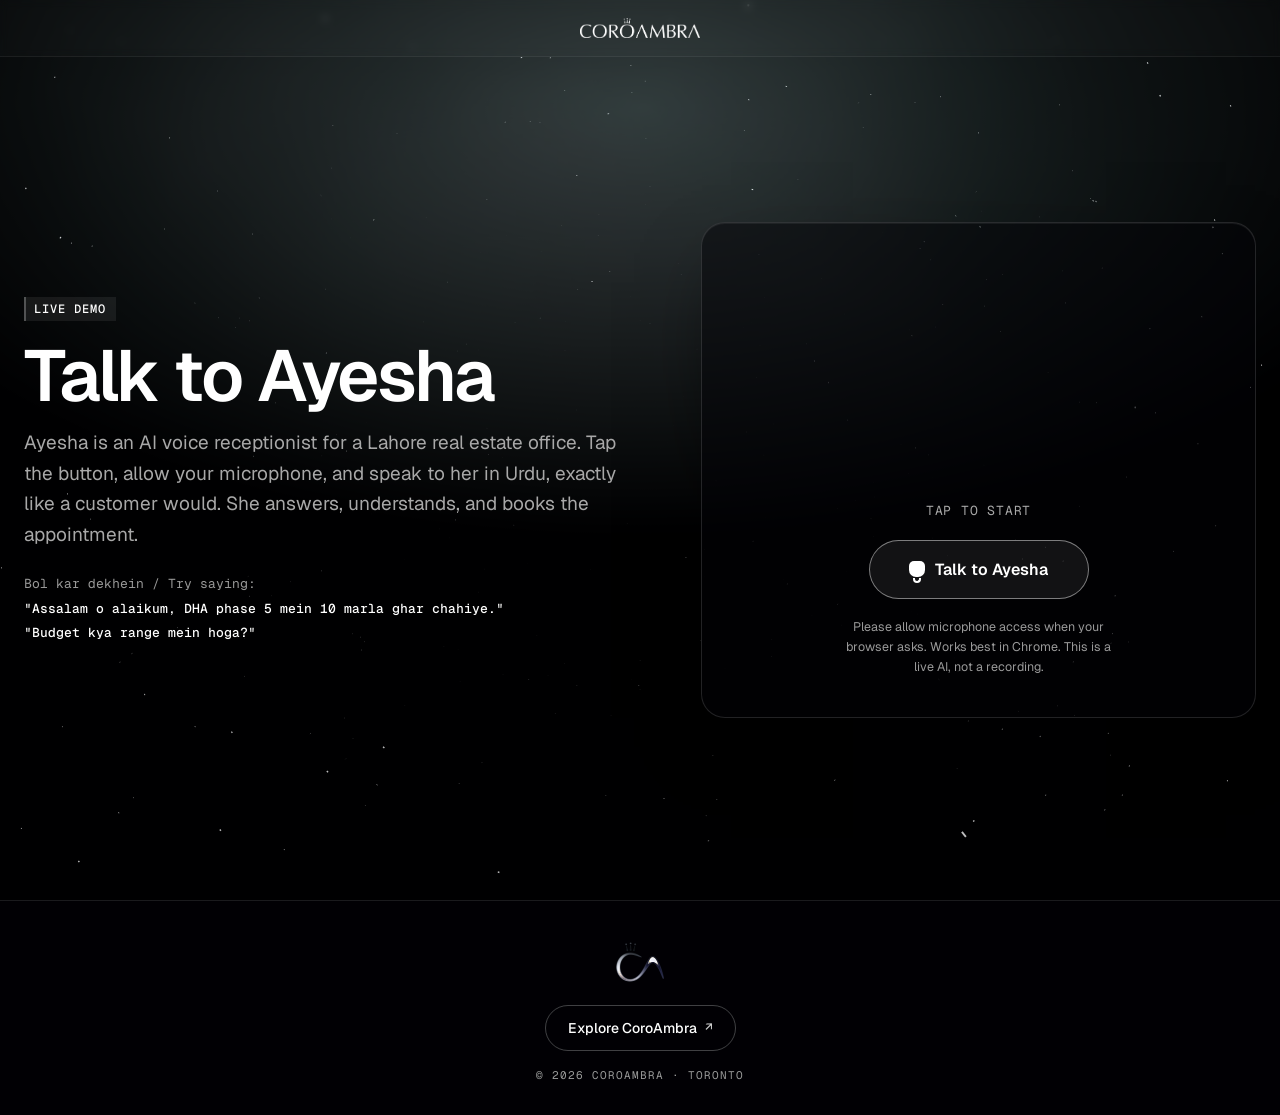
<file: index.html>
<!DOCTYPE html>
<html lang="en" data-glass="contained">
<head>
  <meta charset="UTF-8" />
  <meta name="viewport" content="width=device-width, initial-scale=1.0" />
  <title>Talk to Ayesha | CoroAmbra AI Voice Demo</title>
  <meta name="description" content="Talk live to Ayesha, an AI voice receptionist for a Lahore real estate office. Tap, allow your mic, and speak to her in Urdu." />

  <link rel="preconnect" href="https://fonts.googleapis.com" />
  <link rel="preconnect" href="https://fonts.gstatic.com" crossorigin />
  <link href="https://fonts.googleapis.com/css2?family=Geist:wght@100..900&family=Geist+Mono:wght@100..900&display=swap" rel="stylesheet" />

  <meta property="og:type" content="website" />
  <meta property="og:site_name" content="CoroAmbra" />
  <meta property="og:title" content="Talk to Ayesha | CoroAmbra AI Voice Demo" />
  <meta property="og:description" content="Talk live to an AI voice receptionist in Urdu. Tap and speak." />
  <meta property="og:image" content="https://talk-to-ayesha-demo.vercel.app/assets/og-ca-platinum.png" />
  <meta property="og:image:width" content="800" />
  <meta property="og:image:height" content="800" />
  <meta name="twitter:card" content="summary_large_image" />
  <meta name="twitter:image" content="https://talk-to-ayesha-demo.vercel.app/assets/og-ca-platinum.png" />
  <link rel="icon" type="image/png" href="assets/ca-platinum.png" />
  <link rel="stylesheet" href="css/styles.css" />

  <style>
    html{scroll-behavior:smooth}

    /* ---- Nav: real site bar (.nav from styles.css), logo-only + centered; scroll behaviour in demo.js ---- */
    .nav__inner--solo{justify-content:center;position:relative}
    .nav__brand--static{cursor:default;pointer-events:none}

    /* ---- Animated background canvas (js/nebula-glass.js: nebula + liquid-glass card) ---- */
    #glassCanvas{position:fixed;inset:0;z-index:0;width:100%;height:100%;display:none;pointer-events:none}   /* 100% not 100vh: tracks the real mobile viewport when the URL bar collapses */
    /* ---- Starfield: fullscreen backmost layer behind ALL UI (js/starfield.js), DESKTOP ONLY ---- */
    #starfield{position:fixed;inset:0;z-index:0;pointer-events:none}
    #starfield canvas{display:block}
    @media(max-width:900px){#starfield{display:none}}   /* mobile layout is tight, no starfield */
    html.glass-on #glassCanvas{display:block}
    html.glass-on .demo__bg{display:none}                 /* the shader canvas IS the background */
    html.glass-fallback .demo__bg{opacity:.5}             /* no WebGL: brighter img fallback */

    /* ---- MOBILE mode (html.glass-mobile, <=900px): nebula INSIDE the glass card only.
       The canvas is a child of .callcard so it scrolls WITH the card (no drift);
       page behind stays clean black; low opacity + slow pace for clean text. ---- */
    html.glass-mobile #glassCanvas{display:none}
    html.glass-mobile .demo__bg{display:none}
    html.glass-mobile .callcard{position:relative;overflow:hidden;border-radius:34px}
    html.glass-mobile .callcard>*:not(.callcard-nebula){position:relative;z-index:1}
    .callcard-nebula{position:absolute;inset:0;z-index:0;width:100%;height:100%;opacity:.45;pointer-events:none}

    /* ---- Demo stage ---- */
    .demo{position:relative;min-height:100svh;display:flex;align-items:center;overflow:hidden;padding:130px 0 90px}
    .demo__bg{position:absolute;inset:0;z-index:0;opacity:.26}
    .demo__bg img{width:100%;height:100%;object-fit:cover}
    .demo__bg::after{content:"";position:absolute;inset:0;background:radial-gradient(1200px 600px at 50% 12%,transparent,var(--bg) 72%)}
    .demo__wrap{position:relative;z-index:1;display:grid;grid-template-columns:1.05fr .95fr;gap:clamp(32px,5vw,80px);align-items:center}
    @media(max-width:900px){.demo__wrap{grid-template-columns:1fr;gap:36px;text-align:center}}

    .demo__title{font-weight:600;font-size:clamp(40px,6vw,72px);line-height:1.02;letter-spacing:-.03em;margin:18px 0 16px}
    .demo__intro{color:var(--muted);font-size:clamp(15px,1.5vw,19px);max-width:52ch;margin-inline:0}
    @media(max-width:900px){.demo__intro{margin-inline:auto}}
    .demo__hints{margin-top:22px;font-family:var(--mono);font-size:13px;color:var(--faint);line-height:1.9}
    .demo__hints b{color:var(--text);font-weight:500}

    /* ---- Call card ----
       Default (no JS): the old Clear-Glass look.
       html.glass-on: the liquid-glass pane is drawn BY the shader under this exact
       rect, so the card's own paint is stripped (layout/padding untouched).
       html.glass-fallback (no WebGL): bubbbly frosted-panel CSS. */
    .callcard{background:rgba(3,3,7,.5);border:1px solid rgba(255,255,255,.13);border-radius:24px;
      box-shadow:inset 0 1px 0 rgba(255,255,255,.06),0 30px 80px -30px rgba(0,0,0,.8);
      padding:clamp(24px,3.5vw,40px);display:flex;flex-direction:column;align-items:center;text-align:center;gap:18px}
    html.glass-on .callcard{background:transparent;border-color:transparent;box-shadow:none;border-radius:34px}
    /* soft text shadow keeps the small card copy readable over the bright wallpaper (3) */
    html.glass-on .callstatus,html.glass-on .callnote{text-shadow:0 1px 10px rgba(0,0,0,.4)}
    html.glass-fallback .callcard{background:rgba(255,255,255,.1);border:1px solid rgba(255,255,255,.3);border-radius:26px;
      box-shadow:0 24px 60px rgba(0,0,0,.18),inset 0 1px 0 rgba(255,255,255,.35);
      -webkit-backdrop-filter:blur(22px) saturate(1.2);backdrop-filter:blur(22px) saturate(1.2)}

    /* ---- Siri wave canvas (black pixels drop out via screen blend) ---- */
    .siriwave{width:min(340px,76vw);height:min(220px,50vw);display:block;margin:0 auto}

    .callstatus{font-family:var(--mono);font-size:13px;letter-spacing:.06em;text-transform:uppercase;color:var(--muted);min-height:18px}
    .callstatus.is-live{color:#fff}

    /* talk button = bubbbly glass-btn recipe (white 7% + white 45% border), like the
       inner tiles of the bubbbly card; live call = dark wine red glass tint */
    .talkbtn{display:inline-flex;align-items:center;justify-content:center;gap:10px;
      background:rgba(255,255,255,.07);border:1px solid rgba(255,255,255,.45);color:#fff;font-weight:600;font-size:16px;
      padding:16px 34px;border-radius:999px;min-width:220px;
      transition:transform .25s var(--ease),opacity .25s,background .25s,border-color .25s}
    .talkbtn:hover{transform:translateY(-2px);background:rgba(255,255,255,.16)}
    .talkbtn.is-live{background:rgba(94,15,35,.55);border-color:rgba(220,90,110,.5);color:#fff}
    .talkbtn.is-live:hover{background:rgba(114,19,42,.62)}
    .talkbtn:disabled{opacity:.6;cursor:default;transform:none}
    .talkbtn__mic{width:16px;height:16px;border-radius:5px 5px 7px 7px;background:currentColor;position:relative;flex:none}
    .talkbtn__mic::after{content:"";position:absolute;left:50%;bottom:-6px;width:8px;height:5px;border:2px solid currentColor;border-top:none;border-radius:0 0 6px 6px;transform:translateX(-50%)}
    .callnote{font-size:12.5px;color:var(--faint);max-width:34ch}

    /* ---- MOBILE only (<=900px): middle content slightly smaller for breathing room
       (Malik 2026-07-04). Nav and footer untouched. ---- */
    @media(max-width:900px){
      .demo{padding:120px 0 72px}
      .demo__title{font-size:clamp(34px,8.4vw,44px);margin:16px 0 14px}
      .demo__intro{font-size:14px}
      .demo__hints{font-size:12px;margin-top:18px}
      .pill--label{font-size:11px}
      .callcard{padding:20px;gap:15px}
      .siriwave{width:min(300px,68vw);height:min(190px,44vw)}
      .callstatus{font-size:12px}
      .talkbtn{padding:14px 28px;font-size:15px;min-width:200px}
      .callnote{font-size:11.5px}
    }

    /* ---- Minimal footer ---- */
    .ademo-footer{position:relative;z-index:1;border-top:1px solid var(--border);padding:34px 0 30px}
    .ademo-footer__inner{display:flex;flex-direction:column;align-items:center;gap:16px;text-align:center}
    .ademo-footer__logo{width:54px;height:54px}
    .ademo-footer__cta{display:inline-flex;align-items:center;gap:8px;border:1px solid var(--border-strong);border-radius:999px;
      padding:11px 22px;font-size:14px;font-weight:500;color:var(--text);transition:background .25s,border-color .25s}
    .ademo-footer__cta:hover{background:rgba(255,255,255,.06);border-color:rgba(255,255,255,.42)}
    .ademo-footer__cta .arr{font-size:12px;opacity:.8}
    .ademo-footer__copy{font-family:var(--mono);font-size:11px;letter-spacing:.09em;text-transform:uppercase;color:var(--faint)}
  </style>
</head>
<body>

  <!-- Starfield: backmost fullscreen layer behind all UI (js/starfield.js) -->
  <div id="starfield" aria-hidden="true"></div>

  <!-- Animated nebula background + liquid-glass card (js/nebula-glass.js; hidden until WebGL boots) -->
  <canvas id="glassCanvas" aria-hidden="true"></canvas>

  <!-- Nav: real site bar, logo-only, centered, intentionally NOT a link -->
  <header class="nav" id="nav">
    <div class="nav__inner nav__inner--solo">
      <div class="nav__brand nav__brand--static" aria-label="CoroAmbra">
        <img class="nav__wordmark" src="assets/wordmark.png" alt="CoroAmbra" />
      </div>
    </div>
  </header>

  <!-- ================= DEMO STAGE ================= -->
  <main class="demo">
    <div class="demo__bg" aria-hidden="true"><img src="assets/why-bg.jpg" alt="" /></div>
    <div class="container demo__wrap">

      <div class="demo__intro-col">
        <span class="pill pill--label">LIVE DEMO</span>
        <h1 class="demo__title">Talk to Ayesha</h1>
        <p class="demo__intro">Ayesha is an AI voice receptionist for a Lahore real estate office. Tap the button, allow your microphone, and speak to her in Urdu, exactly like a customer would. She answers, understands, and books the appointment.</p>
        <div class="demo__hints">
          Bol kar dekhein / Try saying:<br>
          <b>"Assalam o alaikum, DHA phase 5 mein 10 marla ghar chahiye."</b><br>
          <b>"Budget kya range mein hoga?"</b>
        </div>
      </div>

      <section class="callcard" aria-label="Voice demo">
        <canvas id="siri" class="siriwave" aria-hidden="true"></canvas>
        <p class="callstatus" id="callStatus">Tap to start</p>
        <button class="talkbtn" id="talkBtn" type="button">
          <span class="talkbtn__mic" aria-hidden="true"></span>
          <span id="talkLabel">Talk to Ayesha</span>
        </button>
        <p class="callnote">Please allow microphone access when your browser asks. Works best in Chrome. This is a live AI, not a recording.</p>
      </section>

    </div>
  </main>

  <!-- ================= MINIMAL FOOTER ================= -->
  <footer class="ademo-footer">
    <div class="container ademo-footer__inner">
      <div class="ademo-footer__logo" data-liquid-logo data-logo-key="caMark" data-logo="assets/ca-mark.png" data-preset="platinum" data-scale="1" aria-label="CoroAmbra"></div>
      <a class="ademo-footer__cta" href="https://www.coroambra.com" target="_blank" rel="noopener noreferrer">Explore CoroAmbra <span class="arr" aria-hidden="true">&#8599;</span></a>
      <div class="ademo-footer__copy">&copy; 2026 CoroAmbra &middot; Toronto</div>
    </div>
  </footer>

  <!-- backmost starfield layer (self-contained, CSP-safe) -->
  <script src="js/starfield.js?v=2"></script>
  <!-- animated nebula background + liquid-glass call card (three.js via esm.sh, CSP-safe) -->
  <script type="module" src="js/nebula-glass.js?v=3"></script>
  <!-- animated liquid CA mark (self-contained, CSP-safe) -->
  <script src="js/ca-logo-data.js"></script>
  <script src="js/liquid-logo.js"></script>
  <!-- animated Platinum Frost favicon (desktop tabs; mobile keeps the static PNG) -->
  <script src="js/liquid-favicon.js"></script>
  <!-- Vapi call + siri-wave -->
  <!-- v=20260726: mic preflight. Bump this whenever demo.js or mic-preflight.js changes,
       otherwise a cached copy of the old module keeps running on field devices. -->
  <script type="module" src="js/demo.js?v=20260726"></script>
</body>
</html>
</file>
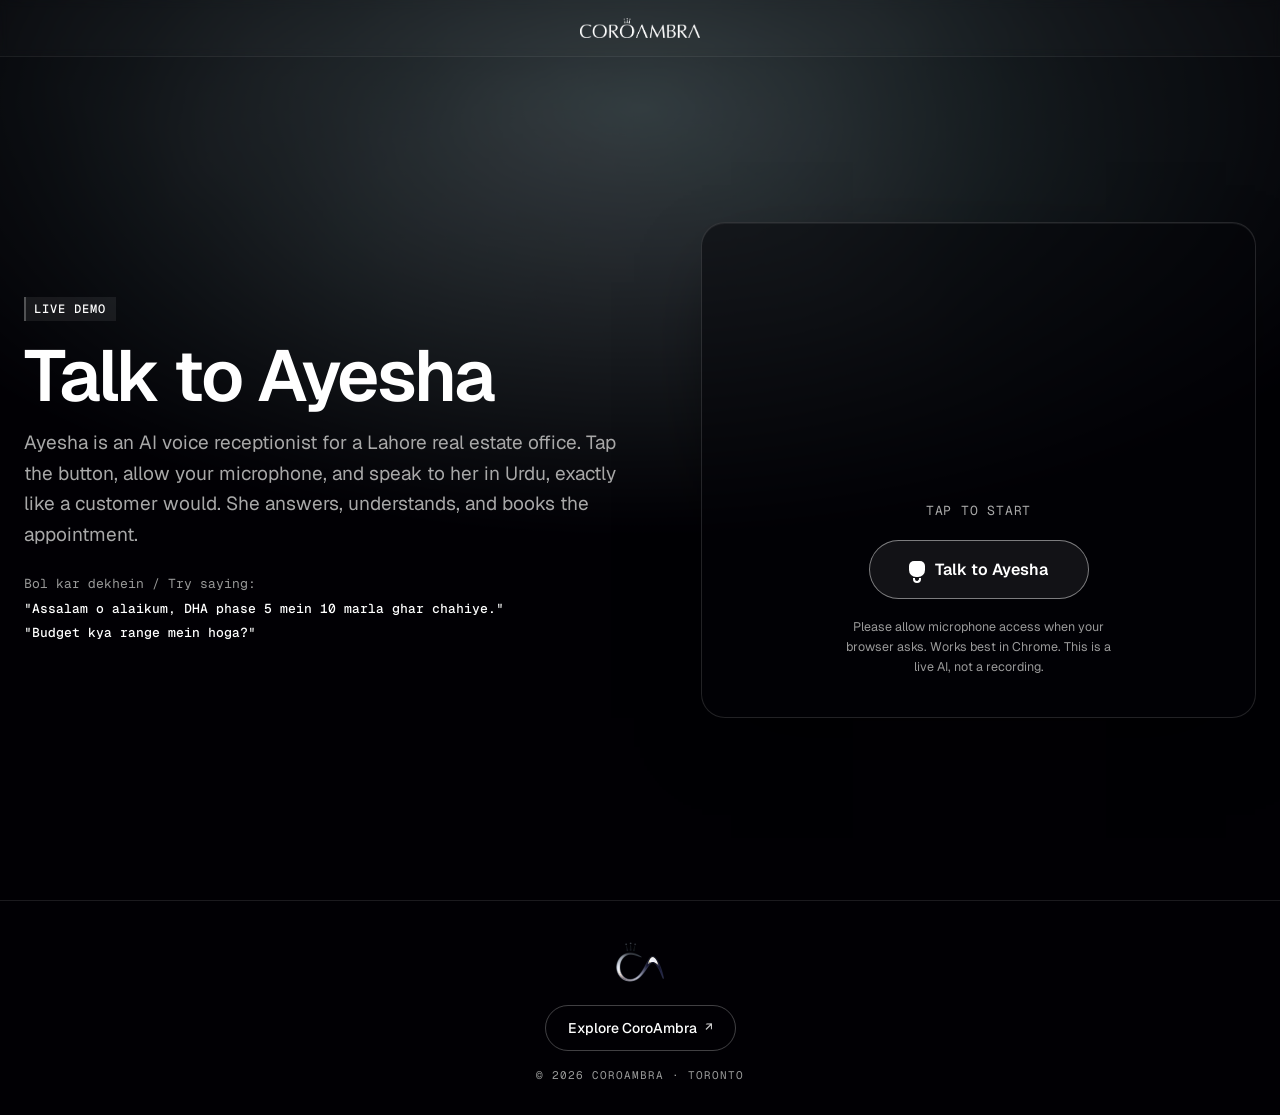
<file: draft-dots.html>
<!DOCTYPE html>
<html lang="en">
<head>
  <meta charset="UTF-8" />
  <meta name="viewport" content="width=device-width, initial-scale=1.0" />
  <title>Talk to Ayesha | Draft A: Dotted Surface</title>
  <meta name="robots" content="noindex" />
  <meta name="description" content="Talk live to Ayesha, an AI voice receptionist for a Lahore real estate office. Tap, allow your mic, and speak to her in Urdu." />

  <link rel="preconnect" href="https://fonts.googleapis.com" />
  <link rel="preconnect" href="https://fonts.gstatic.com" crossorigin />
  <link href="https://fonts.googleapis.com/css2?family=Geist:wght@100..900&family=Geist+Mono:wght@100..900&display=swap" rel="stylesheet" />

  <meta property="og:type" content="website" />
  <meta property="og:site_name" content="CoroAmbra" />
  <meta property="og:title" content="Talk to Ayesha | CoroAmbra AI Voice Demo" />
  <meta property="og:description" content="Talk live to an AI voice receptionist in Urdu. Tap and speak." />
  <meta name="twitter:card" content="summary_large_image" />
  <link rel="icon" type="image/png" href="assets/ca-glass.png" />
  <link rel="stylesheet" href="css/styles.css" />

  <style>
    html{scroll-behavior:smooth}

    /* ---- Nav: real site bar (.nav from styles.css), logo-only + centered; scroll behaviour in demo.js ---- */
    .nav__inner--solo{justify-content:center;position:relative}
    .nav__brand--static{cursor:default;pointer-events:none}

    /* ---- Liquid-glass wallpaper canvas (js/liquid-glass.js; bubbbly shader port) ---- */
    #glassCanvas{position:fixed;inset:0;z-index:0;width:100%;height:100%;display:none}   /* 100% not 100vh: tracks the real mobile viewport when the URL bar collapses */
    html.glass-on #glassCanvas{display:block}
    html.glass-on .demo__bg{display:none}                 /* shader draws the wallpaper itself */
    html.glass-fallback .demo__bg{opacity:.5}             /* no WebGL: brighter img wallpaper */

    /* ---- Wallpaper cycle button (nav far-left, bubbbly glass-btn recipe) ---- */
    .wallbtn{position:absolute;left:var(--gutter);top:50%;transform:translateY(-50%);
      display:inline-flex;align-items:center;justify-content:center;width:38px;height:38px;border-radius:999px;
      background:rgba(255,255,255,.07);border:1px solid rgba(255,255,255,.45);color:#fff;
      transition:background .25s var(--ease),border-color .25s var(--ease)}
    .wallbtn:hover{background:rgba(255,255,255,.16)}
    .wallbtn svg{width:16px;height:16px;display:block}

    /* ---- Demo stage ---- */
    .demo{position:relative;min-height:100svh;display:flex;align-items:center;overflow:hidden;padding:130px 0 90px}
    .demo__bg{position:absolute;inset:0;z-index:0;opacity:.26}
    .demo__bg img{width:100%;height:100%;object-fit:cover}
    .demo__bg::after{content:"";position:absolute;inset:0;background:radial-gradient(1200px 600px at 50% 12%,transparent,var(--bg) 72%)}
    .demo__wrap{position:relative;z-index:1;display:grid;grid-template-columns:1.05fr .95fr;gap:clamp(32px,5vw,80px);align-items:center}
    @media(max-width:900px){.demo__wrap{grid-template-columns:1fr;gap:36px;text-align:center}}

    .demo__title{font-weight:600;font-size:clamp(40px,6vw,72px);line-height:1.02;letter-spacing:-.03em;margin:18px 0 16px}
    .demo__intro{color:var(--muted);font-size:clamp(15px,1.5vw,19px);max-width:52ch;margin-inline:0}
    @media(max-width:900px){.demo__intro{margin-inline:auto}}
    .demo__hints{margin-top:22px;font-family:var(--mono);font-size:13px;color:var(--faint);line-height:1.9}
    .demo__hints b{color:var(--text);font-weight:500}

    /* ---- Call card ----
       Default (no JS): the old Clear-Glass look.
       html.glass-on: the liquid-glass pane is drawn BY the shader under this exact
       rect, so the card's own paint is stripped (layout/padding untouched).
       html.glass-fallback (no WebGL): bubbbly frosted-panel CSS. */
    .callcard{background:rgba(3,3,7,.5);border:1px solid rgba(255,255,255,.13);border-radius:24px;
      box-shadow:inset 0 1px 0 rgba(255,255,255,.06),0 30px 80px -30px rgba(0,0,0,.8);
      padding:clamp(24px,3.5vw,40px);display:flex;flex-direction:column;align-items:center;text-align:center;gap:18px}
    html.glass-on .callcard{background:transparent;border-color:transparent;box-shadow:none;border-radius:34px}
    /* soft text shadow keeps the small card copy readable over the bright wallpaper (3) */
    html.glass-on .callstatus,html.glass-on .callnote{text-shadow:0 1px 10px rgba(0,0,0,.4)}
    html.glass-fallback .callcard{background:rgba(255,255,255,.1);border:1px solid rgba(255,255,255,.3);border-radius:26px;
      box-shadow:0 24px 60px rgba(0,0,0,.18),inset 0 1px 0 rgba(255,255,255,.35);
      -webkit-backdrop-filter:blur(22px) saturate(1.2);backdrop-filter:blur(22px) saturate(1.2)}

    /* ---- Siri wave canvas (black pixels drop out via screen blend) ---- */
    .siriwave{width:min(340px,76vw);height:min(220px,50vw);display:block;margin:0 auto}

    .callstatus{font-family:var(--mono);font-size:13px;letter-spacing:.06em;text-transform:uppercase;color:var(--muted);min-height:18px}
    .callstatus.is-live{color:#fff}

    /* talk button = bubbbly glass-btn recipe (white 7% + white 45% border), like the
       inner tiles of the bubbbly card; live call = dark wine red glass tint */
    .talkbtn{display:inline-flex;align-items:center;justify-content:center;gap:10px;
      background:rgba(255,255,255,.07);border:1px solid rgba(255,255,255,.45);color:#fff;font-weight:600;font-size:16px;
      padding:16px 34px;border-radius:999px;min-width:220px;
      transition:transform .25s var(--ease),opacity .25s,background .25s,border-color .25s}
    .talkbtn:hover{transform:translateY(-2px);background:rgba(255,255,255,.16)}
    .talkbtn.is-live{background:rgba(94,15,35,.55);border-color:rgba(220,90,110,.5);color:#fff}
    .talkbtn.is-live:hover{background:rgba(114,19,42,.62)}
    .talkbtn:disabled{opacity:.6;cursor:default;transform:none}
    .talkbtn__mic{width:16px;height:16px;border-radius:5px 5px 7px 7px;background:currentColor;position:relative;flex:none}
    .talkbtn__mic::after{content:"";position:absolute;left:50%;bottom:-6px;width:8px;height:5px;border:2px solid currentColor;border-top:none;border-radius:0 0 6px 6px;transform:translateX(-50%)}
    .callnote{font-size:12.5px;color:var(--faint);max-width:34ch}

    /* ---- Minimal footer ---- */
    .ademo-footer{position:relative;z-index:1;border-top:1px solid var(--border);padding:34px 0 30px}
    .ademo-footer__inner{display:flex;flex-direction:column;align-items:center;gap:16px;text-align:center}
    .ademo-footer__logo{width:54px;height:54px}
    .ademo-footer__cta{display:inline-flex;align-items:center;gap:8px;border:1px solid var(--border-strong);border-radius:999px;
      padding:11px 22px;font-size:14px;font-weight:500;color:var(--text);transition:background .25s,border-color .25s}
    .ademo-footer__cta:hover{background:rgba(255,255,255,.06);border-color:rgba(255,255,255,.42)}
    .ademo-footer__cta .arr{font-size:12px;opacity:.8}
    .ademo-footer__copy{font-family:var(--mono);font-size:11px;letter-spacing:.09em;text-transform:uppercase;color:var(--faint)}
  </style>
  <style>#glassCanvas{pointer-events:none}</style>
</head>
<body>

  <!-- Liquid-glass wallpaper (drawn by js/liquid-glass.js; hidden until WebGL boots) -->
  <canvas id="glassCanvas" aria-hidden="true"></canvas>

  <!-- Nav: real site bar, logo-only, centered, intentionally NOT a link -->
  <header class="nav" id="nav">
    <div class="nav__inner nav__inner--solo">
      <div class="nav__brand nav__brand--static" aria-label="CoroAmbra">
        <img class="nav__wordmark" src="assets/wordmark.png" alt="CoroAmbra" />
      </div>
    </div>
  </header>

  <!-- ================= DEMO STAGE ================= -->
  <main class="demo">
    <div class="demo__bg" aria-hidden="true"><img src="assets/why-bg.jpg" alt="" /></div>
    <div class="container demo__wrap">

      <div class="demo__intro-col">
        <span class="pill pill--label">LIVE DEMO</span>
        <h1 class="demo__title">Talk to Ayesha</h1>
        <p class="demo__intro">Ayesha is an AI voice receptionist for a Lahore real estate office. Tap the button, allow your microphone, and speak to her in Urdu, exactly like a customer would. She answers, understands, and books the appointment.</p>
        <div class="demo__hints">
          Bol kar dekhein / Try saying:<br>
          <b>"Assalam o alaikum, DHA phase 5 mein 10 marla ghar chahiye."</b><br>
          <b>"Budget kya range mein hoga?"</b>
        </div>
      </div>

      <section class="callcard" aria-label="Voice demo">
        <canvas id="siri" class="siriwave" aria-hidden="true"></canvas>
        <p class="callstatus" id="callStatus">Tap to start</p>
        <button class="talkbtn" id="talkBtn" type="button">
          <span class="talkbtn__mic" aria-hidden="true"></span>
          <span id="talkLabel">Talk to Ayesha</span>
        </button>
        <p class="callnote">Please allow microphone access when your browser asks. Works best in Chrome. This is a live AI, not a recording.</p>
      </section>

    </div>
  </main>

  <!-- ================= MINIMAL FOOTER ================= -->
  <footer class="ademo-footer">
    <div class="container ademo-footer__inner">
      <div class="ademo-footer__logo" data-liquid-logo data-logo-key="caMark" data-logo="assets/ca-mark.png" data-preset="platinum" data-scale="1" aria-label="CoroAmbra"></div>
      <a class="ademo-footer__cta" href="https://www.coroambra.com" target="_blank" rel="noopener noreferrer">Explore CoroAmbra <span class="arr" aria-hidden="true">&#8599;</span></a>
      <div class="ademo-footer__copy">&copy; 2026 CoroAmbra &middot; Toronto</div>
    </div>
  </footer>

  <!-- DRAFT A: dotted-surface bg + liquid-glass card (three.js, CSP-safe) -->
  <script type="module" src="js/dotted-surface-draft.js"></script>
  <!-- animated liquid CA mark (self-contained, CSP-safe) -->
  <script src="js/ca-logo-data.js"></script>
  <script src="js/liquid-logo.js"></script>
  <!-- Vapi call + siri-wave -->
  <script type="module" src="js/demo.js"></script>
</body>
</html>
</file>
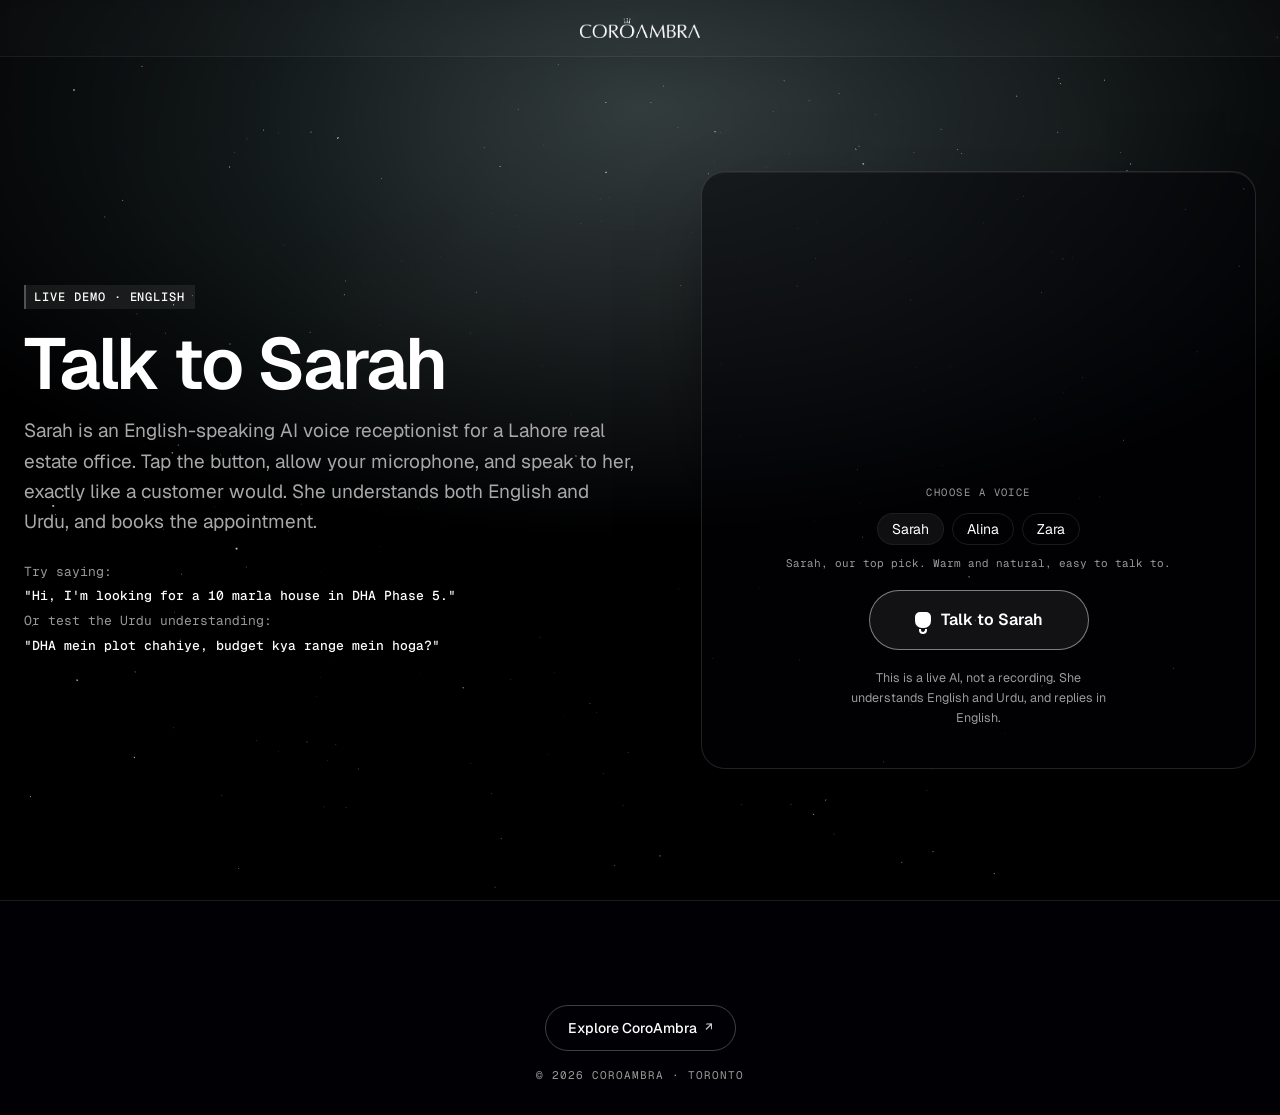
<file: sarah.html>
<!DOCTYPE html>
<html lang="en" data-nebula="right" data-glass="contained">
<head>
  <meta charset="UTF-8" />
  <meta name="viewport" content="width=device-width, initial-scale=1.0" />
  <title>Talk to Sarah | CoroAmbra AI Voice Demo (English)</title>
  <meta name="description" content="Talk live to Sarah, an English-speaking AI voice receptionist for a Lahore real estate office. She understands English and Urdu. Tap, allow your mic, and speak." />

  <link rel="preconnect" href="https://fonts.googleapis.com" />
  <link rel="preconnect" href="https://fonts.gstatic.com" crossorigin />
  <link href="https://fonts.googleapis.com/css2?family=Geist:wght@100..900&family=Geist+Mono:wght@100..900&display=swap" rel="stylesheet" />

  <meta property="og:type" content="website" />
  <meta property="og:site_name" content="CoroAmbra" />
  <meta property="og:title" content="Talk to Sarah | CoroAmbra AI Voice Demo (English)" />
  <meta property="og:description" content="Talk live to an English-speaking AI voice receptionist. She understands English and Urdu. Tap and speak." />
  <meta property="og:image" content="https://talk-to-ayesha-demo.vercel.app/assets/og-ca-platinum.png" />
  <meta property="og:image:width" content="800" />
  <meta property="og:image:height" content="800" />
  <meta name="twitter:card" content="summary_large_image" />
  <meta name="twitter:image" content="https://talk-to-ayesha-demo.vercel.app/assets/og-ca-platinum.png" />
  <link rel="icon" type="image/png" href="assets/ca-platinum.png" />
  <link rel="stylesheet" href="css/styles.css" />

  <style>
    html{scroll-behavior:smooth}

    /* ---- Nav: real site bar (.nav from styles.css), logo-only + centered; scroll behaviour in demo.js ---- */
    .nav__inner--solo{justify-content:center;position:relative}
    .nav__brand--static{cursor:default;pointer-events:none}

    /* ---- Animated background canvas (js/nebula-glass.js: nebula + liquid-glass card) ---- */
    #glassCanvas{position:fixed;inset:0;z-index:0;width:100%;height:100%;display:none;pointer-events:none}   /* 100% not 100vh: tracks the real mobile viewport when the URL bar collapses */
    /* ---- Starfield: fullscreen backmost layer behind ALL UI (js/starfield.js), DESKTOP ONLY ---- */
    #starfield{position:fixed;inset:0;z-index:0;pointer-events:none}
    #starfield canvas{display:block}
    @media(max-width:900px){#starfield{display:none}}   /* mobile layout is tight, no starfield */
    html.glass-on #glassCanvas{display:block}
    html.glass-on .demo__bg{display:none}                 /* the shader canvas IS the background */
    html.glass-fallback .demo__bg{opacity:.5}             /* no WebGL: brighter img fallback */

    /* ---- MOBILE mode (html.glass-mobile, <=900px): nebula INSIDE the glass card only.
       The canvas is a child of .callcard so it scrolls WITH the card (no drift);
       page behind stays clean black; low opacity + slow pace for clean text. ---- */
    html.glass-mobile #glassCanvas{display:none}
    html.glass-mobile .demo__bg{display:none}
    html.glass-mobile .callcard{position:relative;overflow:hidden;border-radius:34px}
    html.glass-mobile .callcard>*:not(.callcard-nebula){position:relative;z-index:1}
    .callcard-nebula{position:absolute;inset:0;z-index:0;width:100%;height:100%;opacity:.45;pointer-events:none}

    /* ---- Demo stage ---- */
    .demo{position:relative;min-height:100svh;display:flex;align-items:center;overflow:hidden;padding:130px 0 90px}
    .demo__bg{position:absolute;inset:0;z-index:0;opacity:.26}
    .demo__bg img{width:100%;height:100%;object-fit:cover}
    html[data-nebula="right"] .demo__bg img{transform:scaleX(-1)}  /* mirror the no-WebGL fallback to match the right-side nebula */
    .demo__bg::after{content:"";position:absolute;inset:0;background:radial-gradient(1200px 600px at 50% 12%,transparent,var(--bg) 72%)}
    .demo__wrap{position:relative;z-index:1;display:grid;grid-template-columns:1.05fr .95fr;gap:clamp(32px,5vw,80px);align-items:center}
    @media(max-width:900px){.demo__wrap{grid-template-columns:1fr;gap:36px;text-align:center}}

    .demo__title{font-weight:600;font-size:clamp(40px,6vw,72px);line-height:1.02;letter-spacing:-.03em;margin:18px 0 16px}
    .demo__intro{color:var(--muted);font-size:clamp(15px,1.5vw,19px);max-width:52ch;margin-inline:0}
    @media(max-width:900px){.demo__intro{margin-inline:auto}}
    .demo__hints{margin-top:22px;font-family:var(--mono);font-size:13px;color:var(--faint);line-height:1.9}
    .demo__hints b{color:var(--text);font-weight:500}

    /* ---- Call card ----
       Default (no JS): the old Clear-Glass look.
       html.glass-on: the liquid-glass pane is drawn BY the shader under this exact
       rect, so the card's own paint is stripped (layout/padding untouched).
       html.glass-fallback (no WebGL): bubbbly frosted-panel CSS. */
    .callcard{background:rgba(3,3,7,.5);border:1px solid rgba(255,255,255,.13);border-radius:24px;
      box-shadow:inset 0 1px 0 rgba(255,255,255,.06),0 30px 80px -30px rgba(0,0,0,.8);
      padding:clamp(24px,3.5vw,40px);display:flex;flex-direction:column;align-items:center;text-align:center;gap:18px}
    html.glass-on .callcard{background:transparent;border-color:transparent;box-shadow:none;border-radius:34px}
    /* soft text shadow keeps the small card copy readable over the bright wallpaper (3) */
    html.glass-on .callstatus,html.glass-on .callnote{text-shadow:0 1px 10px rgba(0,0,0,.4)}
    html.glass-fallback .callcard{background:rgba(255,255,255,.1);border:1px solid rgba(255,255,255,.3);border-radius:26px;
      box-shadow:0 24px 60px rgba(0,0,0,.18),inset 0 1px 0 rgba(255,255,255,.35);
      -webkit-backdrop-filter:blur(22px) saturate(1.2);backdrop-filter:blur(22px) saturate(1.2)}

    /* ---- Siri wave canvas (black pixels drop out via screen blend) ---- */
    .siriwave{width:min(340px,76vw);height:min(220px,50vw);display:block;margin:0 auto}

    .callstatus{font-family:var(--mono);font-size:13px;letter-spacing:.06em;text-transform:uppercase;color:var(--muted);min-height:18px}
    .callstatus.is-live{color:#fff}

    /* talk button = bubbbly glass-btn recipe (white 7% + white 45% border), like the
       inner tiles of the bubbbly card; live call = dark wine red glass tint */
    .talkbtn{display:inline-flex;align-items:center;justify-content:center;gap:10px;
      background:rgba(255,255,255,.07);border:1px solid rgba(255,255,255,.45);color:#fff;font-weight:600;font-size:16px;
      padding:16px 34px;border-radius:999px;min-width:220px;
      transition:transform .25s var(--ease),opacity .25s,background .25s,border-color .25s}
    .talkbtn:hover{transform:translateY(-2px);background:rgba(255,255,255,.16)}
    .talkbtn.is-live{background:rgba(94,15,35,.55);border-color:rgba(220,90,110,.5);color:#fff}
    .talkbtn.is-live:hover{background:rgba(114,19,42,.62)}
    .talkbtn:disabled{opacity:.6;cursor:default;transform:none}
    .talkbtn__mic{width:16px;height:16px;border-radius:5px 5px 7px 7px;background:currentColor;position:relative;flex:none}
    .talkbtn__mic::after{content:"";position:absolute;left:50%;bottom:-6px;width:8px;height:5px;border:2px solid currentColor;border-top:none;border-radius:0 0 6px 6px;transform:translateX(-50%)}
    .callnote{font-size:12.5px;color:var(--faint);max-width:34ch}

    /* ---- Voice picker: pick Sarah / Alina / Zara before you tap Talk (each is its own
       Vapi assistant). Disabled while a call is live. The pills are the Geist
       "secondary . small . rounded" button (Vercel Geist Button, 21st.dev @shugar/button-1):
       faint border, sans text, pill shape, NO blue focus ring. Minimal on purpose.
       Saved: Design-any-business/saved-components/geist-button/. ---- */
    .voicepick{display:flex;flex-wrap:wrap;justify-content:center;gap:8px;margin-top:-2px}
    .voicepick__label{width:100%;text-align:center;font-family:var(--mono);font-size:10.5px;letter-spacing:.14em;text-transform:uppercase;color:var(--faint);margin-bottom:4px}
    .voicepill{display:inline-flex;align-items:center;justify-content:center;height:32px;padding:0 14px;
      font-family:var(--sans);font-size:14px;line-height:1;color:var(--text);
      background:transparent;border:1px solid var(--border);border-radius:100px;cursor:pointer;
      transition:background .15s var(--ease),border-color .15s var(--ease),color .15s var(--ease)}
    .voicepill:hover{background:rgba(255,255,255,.05)}
    .voicepill.is-active{background:rgba(255,255,255,.06);border-color:var(--border-strong)}
    .voicepill:disabled{opacity:.45;cursor:default}
    /* ---- Border Beam on the No.1 pick (Sarah): an SVG stroke-dash COMET. The beam is a stack
       of NESTED, centred dashes on the pill's rounded-rect stroke (built in demo-sarah.js) --
       one long faint dash draws a continuous line, shorter dashes stack on its centre for
       brightness -- so the line is UNBROKEN (no dots) and fades to soft ends. Riding the stroke
       keeps it ONE beam that follows the rounded corners exactly and loops seamlessly. Colour
       via the SVG gradient. Tune in demo-sarah.js CBEAM: lmax/lmin, n, op, dur. ---- */
    .voicepill--beam{position:relative}
    .voicepill--beam,.voicepill--beam.is-active{border-color:rgba(255,255,255,.06)}   /* fainter box border so the beam stands out */
    .voicepill__txt{position:relative;z-index:1}
    .cbeam{position:absolute;top:-1px;left:-1px;width:calc(100% + 2px);height:calc(100% + 2px);overflow:visible;pointer-events:none;z-index:0}
    .cbeam__seg{fill:none;stroke:url(#cbeamGrad);stroke-width:1.2;stroke-linecap:round;animation:cbeam-run var(--cbeam-dur,7s) linear infinite}
    @keyframes cbeam-run{to{stroke-dashoffset:-100}}
    @media(prefers-reduced-motion:reduce){.cbeam__seg{animation:none!important;opacity:0!important}}
    .voicepick__note{width:100%;text-align:center;font-family:var(--mono);font-size:11px;color:var(--faint);margin-top:2px}

    /* ---- MOBILE only (<=900px): middle content slightly smaller for breathing room. Nav and footer untouched. ---- */
    @media(max-width:900px){
      .demo{padding:120px 0 72px}
      .demo__title{font-size:clamp(34px,8.4vw,44px);margin:16px 0 14px}
      .demo__intro{font-size:14px}
      .demo__hints{font-size:12px;margin-top:18px}
      .pill--label{font-size:11px}
      .callcard{padding:20px;gap:15px}
      .siriwave{width:min(300px,68vw);height:min(190px,44vw)}
      .callstatus{font-size:12px}
      .talkbtn{padding:14px 28px;font-size:15px;min-width:200px}
      .callnote{font-size:11.5px}
      .voicepill{font-size:13px;height:30px;padding:0 13px}
    }

    /* ---- Minimal footer ---- */
    .ademo-footer{position:relative;z-index:1;border-top:1px solid var(--border);padding:34px 0 30px}
    .ademo-footer__inner{display:flex;flex-direction:column;align-items:center;gap:16px;text-align:center}
    .ademo-footer__logo{width:54px;height:54px}
    .ademo-footer__cta{display:inline-flex;align-items:center;gap:8px;border:1px solid var(--border-strong);border-radius:999px;
      padding:11px 22px;font-size:14px;font-weight:500;color:var(--text);transition:background .25s,border-color .25s}
    .ademo-footer__cta:hover{background:rgba(255,255,255,.06);border-color:rgba(255,255,255,.42)}
    .ademo-footer__cta .arr{font-size:12px;opacity:.8}
    .ademo-footer__copy{font-family:var(--mono);font-size:11px;letter-spacing:.09em;text-transform:uppercase;color:var(--faint)}
  </style>
</head>
<body>

  <!-- Starfield: backmost fullscreen layer behind all UI (js/starfield.js) -->
  <div id="starfield" aria-hidden="true"></div>

  <!-- Animated nebula background + liquid-glass card (js/nebula-glass.js; hidden until WebGL boots) -->
  <canvas id="glassCanvas" aria-hidden="true"></canvas>

  <!-- Nav: real site bar, logo-only, centered, intentionally NOT a link -->
  <header class="nav" id="nav">
    <div class="nav__inner nav__inner--solo">
      <div class="nav__brand nav__brand--static" aria-label="CoroAmbra">
        <img class="nav__wordmark" src="assets/wordmark.png" alt="CoroAmbra" />
      </div>
    </div>
  </header>

  <!-- ================= DEMO STAGE ================= -->
  <main class="demo">
    <div class="demo__bg" aria-hidden="true"><img src="assets/why-bg.jpg" alt="" /></div>
    <div class="container demo__wrap">

      <div class="demo__intro-col">
        <span class="pill pill--label">LIVE DEMO &middot; ENGLISH</span>
        <h1 class="demo__title">Talk to Sarah</h1>
        <p class="demo__intro">Sarah is an English-speaking AI voice receptionist for a Lahore real estate office. Tap the button, allow your microphone, and speak to her, exactly like a customer would. She understands both English and Urdu, and books the appointment.</p>
        <div class="demo__hints">
          Try saying:<br>
          <b>"Hi, I'm looking for a 10 marla house in DHA Phase 5."</b><br>
          Or test the Urdu understanding:<br>
          <b>"DHA mein plot chahiye, budget kya range mein hoga?"</b>
        </div>
      </div>

      <section class="callcard" aria-label="Voice demo">
        <canvas id="siri" class="siriwave" aria-hidden="true"></canvas>
        <p class="callstatus" id="callStatus"></p>

        <div class="voicepick" id="voicePick" role="group" aria-label="Choose a voice">
          <span class="voicepick__label">Choose a voice</span>
          <button class="voicepill voicepill--beam is-active" data-assistant="74fa6c95-50d4-49cf-9214-cfafca604843" data-name="Sarah" data-blurb="Sarah, our top pick. Warm and natural, easy to talk to." type="button"><svg class="cbeam" aria-hidden="true"><defs><linearGradient id="cbeamGrad" x1="0" y1="0" x2="1" y2="0"><stop offset="0" stop-color="#ffaa40"/><stop offset="1" stop-color="#9c40ff"/></linearGradient></defs><g class="cbeam__tail"></g></svg><span class="voicepill__txt">Sarah</span></button>
          <button class="voicepill" data-assistant="3c8427da-e75e-4b79-92c2-0b2fc1b51efd" data-name="Alina" data-blurb="Poised and senior. Calm, reassuring, unflustered under pressure." type="button">Alina</button>
          <button class="voicepill" data-assistant="eb7eb5b7-1e53-415b-95a2-dbb3921a8144" data-name="Zara" data-blurb="Bright and upbeat. Quick, friendly, and full of energy." type="button">Zara</button>
          <span class="voicepick__note" id="voiceBlurb">Sarah, our top pick. Warm and natural, easy to talk to.</span>
        </div>

        <button class="talkbtn" id="talkBtn" type="button">
          <span class="talkbtn__mic" aria-hidden="true"></span>
          <span id="talkLabel">Talk to Sarah</span>
        </button>
        <p class="callnote">This is a live AI, not a recording. She understands English and Urdu, and replies in English.</p>
      </section>

    </div>
  </main>

  <!-- ================= MINIMAL FOOTER ================= -->
  <footer class="ademo-footer">
    <div class="container ademo-footer__inner">
      <div class="ademo-footer__logo" data-liquid-logo data-logo-key="caMark" data-logo="assets/ca-mark.png" data-preset="platinum" data-scale="1" aria-label="CoroAmbra"></div>
      <a class="ademo-footer__cta" href="https://www.coroambra.com" target="_blank" rel="noopener noreferrer">Explore CoroAmbra <span class="arr" aria-hidden="true">&#8599;</span></a>
      <div class="ademo-footer__copy">&copy; 2026 CoroAmbra &middot; Toronto</div>
    </div>
  </footer>

  <!-- backmost starfield layer (self-contained, CSP-safe) -->
  <script src="js/starfield.js?v=2"></script>
  <!-- animated nebula background + liquid-glass call card (three.js via esm.sh, CSP-safe) -->
  <script type="module" src="js/nebula-glass.js?v=3"></script>
  <!-- animated liquid CA mark (self-contained, CSP-safe) -->
  <script src="js/ca-logo-data.js"></script>
  <script src="js/liquid-logo.js"></script>
  <!-- animated Platinum Frost favicon (desktop tabs; mobile keeps the static PNG) -->
  <script src="js/liquid-favicon.js"></script>
  <!-- Vapi call + siri-wave (English assistant + 5-voice A/B) -->
  <!-- v=20260726: mic preflight. Bump this whenever demo-sarah.js or mic-preflight.js
       changes, otherwise a cached copy of the old module keeps running on field devices. -->
  <script type="module" src="js/demo-sarah.js?v=20260726"></script>
</body>
</html>
</file>
<file: css/styles.css>
/* =====================================================================
   CoroAmbra — Sanjaya-exact monochrome clone
   Fonts: Geist + Geist Mono · Theme: near-black / white / grays
   ===================================================================== */

/* ---------- Reset ---------- */
*,*::before,*::after{box-sizing:border-box;margin:0;padding:0}
html{scroll-behavior:smooth;-webkit-text-size-adjust:100%;background:#010004}   /* brand-black canvas: no flash behind the page-transition zoom */
img{display:block;max-width:100%}
button{font:inherit;color:inherit;background:none;border:none;cursor:pointer}
a{text-decoration:none;color:inherit}
ul{list-style:none}
input{font:inherit}

/* ---------- Tokens ---------- */
:root{
  --bg:#010004;
  --bg-1:#1a1a1d;
  --bg-2:#212121;
  --bg-3:#323135;
  --text:#ffffff;
  --muted:#a8a8a8;
  --faint:#999999;
  --border:rgba(255,255,255,0.10);
  --border-strong:rgba(255,255,255,0.25);
  --overlay:rgba(1,1,1,0.25);

  --sans:'Geist','Inter',system-ui,sans-serif;
  --mono:'Geist Mono',ui-monospace,monospace;

  --maxw:1280px;
  --gutter:24px;
  --radius:20px;
  --radius-lg:24px;
  --sec-pad:clamp(80px,12vw,160px);

  --ease:cubic-bezier(0.2,0.8,0.2,1);
}

/* ---------- Base ---------- */
body{
  background:var(--bg);
  color:var(--text);
  font-family:var(--sans);
  font-size:17px;
  line-height:1.6;
  -webkit-font-smoothing:antialiased;
  overflow-x:clip;
}

/* Lenis smooth scroll */
html.lenis,html.lenis body{height:auto}
.lenis.lenis-smooth{scroll-behavior:auto !important}
.lenis.lenis-smooth [data-lenis-prevent]{overscroll-behavior:contain}
.lenis.lenis-stopped{overflow:hidden}
.lenis.lenis-smooth iframe{pointer-events:none}

.container{
  width:100%;
  max-width:var(--maxw);
  margin-inline:auto;
  padding-inline:var(--gutter);
}

/* ---------- Typography ---------- */
.h-display{
  font-weight:400;
  font-size:clamp(40px,4.4vw,56px);
  line-height:1;
  letter-spacing:-0.05em;
}
.h-section{
  font-weight:600;
  font-size:clamp(34px,5.2vw,64px);
  line-height:1.04;
  letter-spacing:-0.025em;
}
.eyebrow{
  font-family:var(--mono);
  font-size:12px;
  font-weight:500;
  text-transform:uppercase;
  letter-spacing:0.16em;
  color:var(--muted);
}
.section-sub{
  color:var(--muted);
  font-size:clamp(15px,1.4vw,18px);
  max-width:56ch;
}
.center{text-align:center}
.center.section-sub,.center .section-sub{margin-inline:auto}
.mt-xl{margin-top:clamp(40px,6vw,80px)}

/* section header block */
.section-head{display:flex;flex-direction:column;gap:18px}
.section-head.center{align-items:center}
.section-head .eyebrow{order:2}
.section-head .h-section{order:3}
.section-head .section-sub{order:4;margin-top:4px}
.tick{order:1;display:block;width:1px;height:54px;background:linear-gradient(var(--border-strong),transparent)}
.section-head.center .tick{margin-bottom:6px}

/* ---------- Buttons ---------- */
.btn{
  display:inline-flex;align-items:center;gap:8px;line-height:1;
  font-size:14px;font-weight:500;
  padding:13px 22px;border-radius:12px;
  border:1px solid transparent;
  transition:transform .4s var(--ease),background .4s var(--ease),border-color .4s var(--ease),opacity .3s;
}
.btn:hover{transform:translateY(-2px)}
.btn--pill{border-radius:999px}
.btn--sm{padding:10px 16px;font-size:13px}
.btn--xs{padding:8px 14px;font-size:12px}
.btn--block{display:flex;width:100%;justify-content:center}
.btn--light{background:var(--text);color:#000;border-color:var(--text)}
.btn--light:hover{background:#eee}
.btn--dark{background:var(--bg-1);color:var(--text);border:1px solid var(--border)}
.btn--dark:hover{background:var(--bg-3);border-color:var(--border-strong)}
.nav__cta{background:rgba(255,255,255,.05);border:1px solid rgba(255,255,255,.1);color:#fff;border-radius:8px;padding:12px 22px;font-size:15px;font-weight:500;-webkit-backdrop-filter:blur(6px);backdrop-filter:blur(6px);transition:background .5s var(--ease),border-color .5s var(--ease),transform .5s var(--ease)}
.nav__cta:hover{background:rgba(255,255,255,.13);border-color:rgba(255,255,255,.2)}
.ico-arrow{display:inline-block;transition:transform .2s var(--ease)}
.btn:hover .ico-arrow{transform:translateX(3px)}

.pill{display:inline-flex;align-items:center;border-radius:999px}
/* Label pill — shared by hero ("WE AUTOMATE…") and section eyebrows ("OUR WORKS").
   Sanjaya: 6px/10px padding, square, ~transparent white BG + 2px left divider line. */
.pill--label{
  position:relative;
  border-radius:0;border:none;
  font-family:var(--mono);font-size:12px;font-weight:500;letter-spacing:0.08em;text-transform:uppercase;line-height:1;
  color:#fff;padding:6px 10px;
  background:rgba(255,255,255,.07);
}
.pill--label::before{                 /* the vertical divider at the very start (left) */
  content:"";position:absolute;left:0;top:0;bottom:0;width:2px;
  background:rgba(255,255,255,.25);
}
.hero__headline .pill--label{align-self:flex-start}

/* ---------- Placeholders (media to attach later) ---------- */
.ph{
  position:relative;
  background:
    repeating-linear-gradient(45deg,rgba(255,255,255,.022) 0 12px,transparent 12px 24px),
    var(--bg-1);
  border:1px solid var(--border);
  border-radius:var(--radius);
  display:flex;align-items:center;justify-content:center;
  color:rgba(255,255,255,.28);
  font-family:var(--mono);font-size:11px;letter-spacing:0.22em;text-transform:uppercase;
  overflow:hidden;
}
.ph--image{aspect-ratio:4/3;width:100%}
.ph--banner{border-radius:0}
.ph--avatar{width:46px;height:46px;border-radius:999px;font-size:0;flex:0 0 auto}
.ph--logo{width:120px;height:40px;border-radius:8px;font-size:9px}
.ph--chip{width:120px;height:64px;border-radius:14px;flex:0 0 auto;font-size:9px}
.ph--object{width:200px;height:200px;border-radius:18px}

/* ---------- Reveal animation ---------- */
[data-reveal]{
  opacity:0;transform:translateY(26px);
  transition:opacity .8s var(--ease),transform .8s var(--ease);
  transition-delay:var(--d,0s);
}
[data-reveal].is-visible{opacity:1;transform:none}
/* staggered / word containers: parent shows as a layout box, children animate */
[data-reveal].is-container{opacity:1;transform:none;transition:none}
.reveal-child{
  opacity:0;transform:translateY(22px);
  transition:opacity .7s var(--ease),transform .7s var(--ease);
  transition-delay:var(--cd,0s);
}
.reveal-child.is-visible{opacity:1;transform:none}
.reveal-word{display:inline-block;white-space:pre}
@media (prefers-reduced-motion:reduce){
  [data-reveal],.reveal-child{opacity:1;transform:none;transition:none}
}

/* =====================================================================
   NAVBAR
   ===================================================================== */
.nav{
  position:fixed;top:0;left:0;right:0;z-index:80;
  padding:18px 0;
  background:rgba(255,255,255,0.018);
  backdrop-filter:blur(4px);
  -webkit-backdrop-filter:blur(4px);
  border-bottom:1px solid rgba(255,255,255,0.06);
  transition:transform .6s var(--ease),background .55s var(--ease),backdrop-filter .55s var(--ease),padding .45s var(--ease),border-color .55s var(--ease);
  will-change:transform;
}
.nav.is-scrolled{
  padding:14px 0;
  background:rgba(4,4,8,0.26);
  backdrop-filter:blur(22px) saturate(1.25);
  -webkit-backdrop-filter:blur(22px) saturate(1.25);
  border-bottom:1px solid var(--border);
}
.nav.is-hidden{transform:translateY(-100%)}
.nav__inner{
  width:100%;max-width:var(--maxw);margin-inline:auto;padding-inline:var(--gutter);
  display:flex;align-items:center;justify-content:space-between;gap:24px;
}
.nav__brand{display:inline-flex;align-items:center;gap:10px}
.nav__mark{height:26px;width:auto;filter:brightness(0) invert(1)}
.nav__wordmark{height:20px;width:auto;filter:brightness(0) invert(1)}
.nav__links{display:flex;gap:34px}
.nav__links a{
  font-size:16px;color:#fff;letter-spacing:-.02em;position:relative;padding:4px 0;
  transition:opacity .2s;opacity:.92;
}
.nav__links a::after{
  content:"";position:absolute;left:0;bottom:0;height:1px;width:100%;
  background:var(--text);transform:scaleX(0);transform-origin:left;transition:transform .25s var(--ease);
}
.nav__links a:hover{opacity:1}
.nav__links a:hover::after{transform:scaleX(1)}
/* Sanjaya-style boxed burger: a bordered rounded-square button whose two lines
   morph into an X when the menu is open (.is-active). */
.nav__burger{
  display:none;position:relative;width:44px;height:44px;
  border:1px solid var(--border-strong);border-radius:10px;
  background:rgba(255,255,255,.04);
  align-items:center;justify-content:center;
  transition:background .3s var(--ease),border-color .3s var(--ease);
}
.nav__burger:hover{background:rgba(255,255,255,.08)}
.nav__burger span{
  position:absolute;left:50%;top:50%;width:18px;height:1.5px;background:var(--text);
  transition:transform .4s var(--ease),opacity .3s var(--ease);
}
.nav__burger span:nth-child(1){transform:translate(-50%,-50%) translateY(-4px)}
.nav__burger span:nth-child(2){transform:translate(-50%,-50%) translateY(4px)}
.nav__burger.is-active span:nth-child(1){transform:translate(-50%,-50%) rotate(45deg)}
.nav__burger.is-active span:nth-child(2){transform:translate(-50%,-50%) rotate(-45deg)}

/* Mobile menu — Sanjaya-style rounded dropdown CARD that eases down from the nav
   (was a full-height right-side drawer that popped in hard). */
.drawer{position:fixed;inset:0;z-index:90;visibility:hidden}
.drawer.is-open{visibility:visible}
.drawer__backdrop{position:absolute;inset:0;background:rgba(1,0,4,.55);opacity:0;transition:opacity .45s var(--ease)}
.drawer.is-open .drawer__backdrop{opacity:1}
.drawer__panel{
  position:absolute;top:84px;left:16px;right:16px;
  background:var(--bg-1);border:1px solid var(--border);border-radius:20px;
  display:flex;flex-direction:column;gap:2px;padding:22px;
  max-height:calc(100svh - 104px);overflow-y:auto;
  transform:translateY(-14px);opacity:0;
  transition:transform .5s var(--ease),opacity .4s var(--ease);
}
.drawer.is-open .drawer__panel{transform:none;opacity:1}
.drawer__panel a:not(.btn){padding:14px 6px;font-size:24px;font-weight:400;letter-spacing:-.02em;color:var(--text);transition:color .2s}
.drawer__panel a:not(.btn):hover{color:var(--muted)}
.drawer__panel .btn{margin-top:16px;justify-content:center}
.drawer__close{display:none}   /* the burger morphs to an X; no in-card close button needed */

/* =====================================================================
   HERO
   ===================================================================== */
.hero{position:relative;min-height:100svh;display:flex;overflow:hidden}
.hero__bg{position:absolute;inset:-8% 0 0 0;z-index:0;will-change:transform}
/* Static hero: full original HeroIMG, edge to edge (object-fit:cover fills corner to corner).
   hero.jpg is a plain 2560-wide resize of Branding-CoroAmbra/HeroIMG.png (no compositing). */
.hero__bg img{width:100%;height:116%;object-fit:cover;object-position:center 42%}
/* Sanjaya-exact hero scrim: fixed (not parallaxed) so the solid #010004 bottom always
   aligns with the hero edge and blends seamlessly into the next section */
.hero__scrim{
  position:absolute;inset:0;z-index:1;pointer-events:none;
  background:linear-gradient(180deg,#01000480 0%,#01000433 25%,#01000433 50%,#01000480 75%,#010004 100%);
}
.hero__inner{
  position:relative;z-index:2;width:100%;
  display:flex;flex-direction:column;justify-content:space-between;
  padding-top:112px;padding-bottom:56px;min-height:100svh;
}
.hero__eyebrows{display:flex;flex-direction:column;gap:12px;font-family:var(--mono);font-size:12px;font-weight:400;color:#fff;letter-spacing:.08em;text-transform:uppercase;line-height:1}
.hero__lead{
  position:absolute;top:102px;right:var(--gutter);max-width:305px;
  font-size:18px;color:#fff;text-align:right;line-height:1.4;letter-spacing:-.04em;
}
.hero__bottom{display:flex;align-items:flex-end;justify-content:space-between;gap:40px}
.hero__headline{display:flex;flex-direction:column;align-items:flex-start;gap:18px}
/* hero H1 shrunk (Malik): the new copy is longer than "Clear. Precise. Automated." so 56px ate too much space */
.hero__headline .h-display{max-width:9em;font-size:clamp(34px,3.6vw,46px)}

/* person card */
.person{
  display:flex;align-items:center;gap:18px;
  background:var(--bg-1);border:1px solid var(--border);
  border-radius:14px;padding:8px;
}
.person__avatar{width:52px;height:52px;border-radius:12px;flex:0 0 auto}
.person__col{display:flex;flex-direction:column;gap:5px;line-height:1.25}
.person__name{font-size:16px;font-weight:500}
.person__role{font-family:var(--mono);font-size:11px;letter-spacing:.1em;text-transform:uppercase;color:var(--muted)}
.person__cta{margin-top:10px;border-radius:8px}   /* sleek small rounded corners, not a full pill */
/* FAQ advisor card: larger square avatar (Sanjaya), card sits under the heading */
.person--stack{margin-top:40px;display:inline-flex}
.person--stack .person__avatar{width:104px;height:99px}   /* clean liquid-metal logo, NO border box (transparent shader bg blends into the card); 5px shorter per Malik */

/* =====================================================================
   TRUST
   ===================================================================== */
/* Faithful Sanjaya "Logos" grid — 5x2 bordered cells, hover nudges the box up-right 8px */
.trust{background:var(--bg);padding:100px 0}
.trust__container{display:flex;flex-direction:column;align-items:center;gap:16px;max-width:1240px}
.trust .eyebrow{margin:0}
.trust__grid{
  display:grid;
  grid-template-columns:repeat(5,minmax(200px,1fr));
  grid-template-rows:repeat(2,minmax(0,1fr));
  justify-content:center;
  gap:0;
  width:100%;
  overflow:visible;
}
.trust__cell{
  position:relative;
  height:110px;
  display:block;
  cursor:pointer;
  background:var(--bg-1);            /* grey grid revealed beneath the box on hover (Sanjaya rgb(26,26,29)) */
}
.trust__cell:hover{z-index:5}
.trust__box{
  position:absolute;top:0;left:0;
  width:100%;height:110px;
  display:flex;align-items:center;justify-content:center;
  background:var(--bg);
  border:1px solid var(--bg-2);
  transition:top 1.05s cubic-bezier(0.16,1,0.3,1),left 1.05s cubic-bezier(0.16,1,0.3,1);
}
.trust__cell:hover .trust__box{top:-8px;left:8px}
.trust__logo{
  width:auto;max-width:62%;height:32px;
  object-fit:contain;
  filter:brightness(0) invert(.62);          /* uniform muted-grey monochrome mark */
  opacity:.9;
  transition:filter .4s ease,opacity .4s ease;
}
/* Cal.com is a wide wordmark whose ink fills only ~1/5 of its square viewBox — size it up so it reads */
.trust__logo--wordmark{height:84px;max-width:80%}
.trust__cell:hover .trust__logo{filter:brightness(0) invert(.92);opacity:1}
.trust__note{
  margin-top:10px;
  max-width:600px;
  text-align:center;
  font-size:11px;line-height:1.5;letter-spacing:.01em;
  color:rgba(255,255,255,.26);
}
@media (max-width:1024px){
  .trust{padding:64px 0}
  .trust__grid{grid-template-columns:repeat(4,minmax(150px,1fr));grid-template-rows:none;grid-auto-rows:110px}
}
@media (max-width:768px){
  .trust__grid{grid-template-columns:repeat(2,minmax(140px,1fr));grid-auto-rows:110px}
}

/* =====================================================================
   PAIN POINTS
   ===================================================================== */
/* Sanjaya "Pain point": a tall section whose sticky child pins for 250vh while
   5 chips reveal 1-by-1 (scroll-scrubbed) and decorative arc-rings rotate. */
.pain{background:var(--bg);position:relative;z-index:1;display:flex;flex-direction:column;align-items:center}
.pain__sticky{
  position:sticky;top:0;
  width:100%;max-width:1440px;height:100vh;
  padding:0 20px;
  display:flex;flex-direction:column;justify-content:center;align-items:center;
  overflow:hidden;
  -webkit-mask:linear-gradient(rgba(0,0,0,0) 0%,#000 16.88%,#000 80.13%,rgba(0,0,0,0) 100%);
          mask:linear-gradient(rgba(0,0,0,0) 0%,#000 16.88%,#000 80.13%,rgba(0,0,0,0) 100%);
}
.pain__trigger{flex:0 0 auto;width:100%;height:50vh}

/* ---- rotating arc rings (4 nested circles, conic-masked so only arcs show) ---- */
.pain__circles{
  position:absolute;top:50%;left:50%;
  width:min(1200px,128vmin);height:min(1200px,128vmin);
  transform:translate(-50%,-50%);
  pointer-events:none;z-index:0;
  -webkit-mask:linear-gradient(rgba(0,0,0,0) 0%,#000 20%,#000 79%,rgba(0,0,0,0) 100%);
          mask:linear-gradient(rgba(0,0,0,0) 0%,#000 20%,#000 79%,rgba(0,0,0,0) 100%);
}
.pain__ring{
  position:absolute;top:50%;left:50%;
  aspect-ratio:1/1;border:1.5px solid rgba(255,255,255,.85);border-radius:50%;
  transform:translate(-50%,-50%);will-change:transform;
}
.pain__ring--s {width:46%;-webkit-mask:conic-gradient(#000 0deg,rgba(0,0,0,0) 89deg);mask:conic-gradient(#000 0deg,rgba(0,0,0,0) 89deg);animation:painSpinCW 18s linear infinite}
.pain__ring--m {width:61%;-webkit-mask:conic-gradient(from 180deg,rgba(0,0,0,.25) 0deg,rgba(0,0,0,0) 180deg);mask:conic-gradient(from 180deg,rgba(0,0,0,.25) 0deg,rgba(0,0,0,0) 180deg);animation:painSpinCCW 24s linear infinite}
.pain__ring--l {width:75%;-webkit-mask:conic-gradient(from 275deg,rgba(0,0,0,.6) 0deg,rgba(0,0,0,0) 112deg);mask:conic-gradient(from 275deg,rgba(0,0,0,.6) 0deg,rgba(0,0,0,0) 112deg);animation:painSpinCW 30s linear infinite}
.pain__ring--xl{width:93%;-webkit-mask:conic-gradient(from 100deg,rgba(0,0,0,.5) 0deg,rgba(0,0,0,0) 72deg);mask:conic-gradient(from 100deg,rgba(0,0,0,.5) 0deg,rgba(0,0,0,0) 72deg);animation:painSpinCCW 38s linear infinite}
@keyframes painSpinCW {from{transform:translate(-50%,-50%) rotate(0)}to{transform:translate(-50%,-50%) rotate(360deg)}}
@keyframes painSpinCCW{from{transform:translate(-50%,-50%) rotate(0)}to{transform:translate(-50%,-50%) rotate(-360deg)}}

/* ---- chips (revealed 1-by-1 by JS scroll progress) ---- */
.pain__text{position:absolute;inset:0;z-index:1}
.pain__chip{
  position:absolute;
  display:inline-flex;align-items:center;gap:16px;white-space:nowrap;
  padding:12px;border-radius:12px;
  background:var(--bg-1);border:1px solid var(--border);
  font-size:18px;font-weight:400;letter-spacing:-.04em;line-height:1.2;color:#fff;
  transform:translate(-50%,-50%) scale(.5);opacity:0;
}
.pain__dot{flex:0 0 auto;width:8px;height:8px;border-radius:2px;background:var(--bg-3)}

/* ---- headline (the thin, clean Geist 32/400 — exact Sanjaya preset) ---- */
.pain__title{
  position:relative;z-index:2;
  width:100%;max-width:440px;text-align:center;text-wrap:balance;
  font-size:clamp(28px,3.6vw,48px);font-weight:400;letter-spacing:-.05em;line-height:1;color:#fff;
}

@media (prefers-reduced-motion:reduce){
  .pain__chip{opacity:1;transform:translate(-50%,-50%)}
  .pain__ring{animation:none}
}

/* =====================================================================
   OUR WORKS
   ===================================================================== */
/* Sanjaya "Our works" wrapper sits 100px below the pain section (no tick line) */
.works{padding:clamp(64px,8vw,100px) 0}
.works .section-head{margin-bottom:48px}
/* header matched to Sanjaya: 600px centered block, pill→8px→thin 48/400 headline→24px→16/400 subline */
.works .section-head{gap:0;max-width:600px;margin-inline:auto}
.works .section-head .pill--label{order:2;margin-bottom:8px}
.works .section-head .h-section{
  order:3;margin-bottom:24px;
  font-weight:400;font-size:clamp(28px,4vw,48px);line-height:1;letter-spacing:-.05em;
}
.works .section-head .section-sub{
  order:4;margin-top:0;max-width:none;text-align:center;
  font-size:16px;font-weight:400;line-height:1.4;letter-spacing:-.02em;color:var(--muted);
}
/* Sticky-stacking cards: each ~80vh so ONE fills the view, pins at top:100px, next scrolls up over it (Sanjaya gap 120px) */
.cases{display:flex;flex-direction:column;gap:120px}
.case{
  position:sticky;top:100px;
  display:grid;grid-template-columns:1fr 1.08fr;gap:0;
  background:var(--bg-1);border:1px solid var(--border);border-radius:12px;
  overflow:hidden;height:80vh;max-height:800px;min-height:480px;
  transform-origin:50% 0%;
}
.case__media{border:none;border-radius:0;aspect-ratio:auto;height:100%;min-height:0}
/* Sanjaya distributes the card content: meta+logo pinned TOP, the title/desc/button/stats grouped at
   the BOTTOM (big gap between). `.case__title{margin-top:auto}` absorbs the free space to do this. */
.case__body{padding:clamp(28px,3vw,44px);display:flex;flex-direction:column;justify-content:flex-start;gap:18px}
.case__meta{display:flex;align-items:center;gap:12px;font-family:var(--mono);font-size:12px;letter-spacing:.08em;text-transform:uppercase;color:var(--muted);padding-bottom:18px;border-bottom:1px solid var(--border)}
.dot{width:3px;height:3px;border-radius:999px;background:var(--muted);display:inline-block}
.case__logo{background:none;border:none;justify-content:flex-start;color:rgba(255,255,255,.5);height:30px;width:auto;letter-spacing:.1em}
/* title = Sanjaya preset kg2izs: Geist 38/400/-.05em/lh1.2 (was a heavy 600/34) */
.case__title{margin-top:auto;font-size:clamp(26px,2.9vw,38px);font-weight:400;letter-spacing:-.05em;line-height:1.2}
/* desc = preset gaenl2: 16/400/lh1.4/-.02em/muted (was 15) */
.case__sub{color:var(--muted);font-size:16px;line-height:1.4;letter-spacing:-.02em;max-width:46ch}
.case .btn{align-self:flex-start;margin-top:4px}
.case__stats{display:grid;grid-template-columns:1fr 1fr;gap:20px;padding-top:24px;border-top:1px solid var(--border)}
/* stat number = same preset kg2izs as the title: 38/400/-.05em (was 600/44) */
.stat-num{display:block;font-size:clamp(26px,2.9vw,38px);font-weight:400;letter-spacing:-.05em}
.stat-cap{display:block;font-family:var(--mono);font-size:12px;letter-spacing:.08em;text-transform:uppercase;color:var(--muted);margin-top:6px}
/* Demo video area (SEE IT IN ACTION): custom card image as BG + soft scrim + frosted play button +
   "coming soon" caption. The Loom embed drops into .case__media later, replacing the img + .demo-soon. */
.demo-media{position:relative;display:flex;align-items:center;justify-content:center;overflow:hidden;background:var(--bg-1)}
.demo-media__img{position:absolute;inset:0;z-index:0;width:100%;height:100%;object-fit:cover;object-position:center;filter:brightness(.85)}
.demo-media::after{content:"";position:absolute;inset:0;z-index:1;pointer-events:none;background:radial-gradient(ellipse 62% 48% at 50% 52%,rgba(1,0,4,.55) 0%,rgba(1,0,4,.18) 50%,rgba(1,0,4,0) 78%)}
.demo-soon{position:relative;z-index:2;display:flex;flex-direction:column;align-items:center;gap:18px;text-align:center;padding:24px}
/* play buttons use the CoroAmbra CLEAR GLASS style (black tint, no blur, see-through) — see [[reference_coroambra_clear_glass]] */
.demo-soon__play{position:relative;display:flex;align-items:center;justify-content:center;width:58px;height:58px;border-radius:999px;padding-left:3px;color:#fff;font-size:14px;
  background:rgba(3,3,7,.5);
  border:1px solid rgba(255,255,255,.13);
  box-shadow:inset 0 1px 0 rgba(255,255,255,.06),0 12px 28px rgba(0,0,0,.5);
  text-shadow:0 1px 3px rgba(0,0,0,.5);
  transition:transform .4s cubic-bezier(0.16,1,0.3,1),box-shadow .4s ease}
.case:hover .demo-soon__play{transform:translateY(-2px) scale(1.05);box-shadow:inset 0 1px 0 rgba(255,255,255,.08),0 16px 34px rgba(0,0,0,.55)}
.demo-soon__label{font-family:var(--mono);font-size:12px;letter-spacing:.16em;text-transform:uppercase;color:#fff;text-shadow:0 1px 10px rgba(0,0,0,.6)}

/* =====================================================================
   HOW IT WORKS
   ===================================================================== */
/* Sanjaya "How it works" uses the SAME Heading component as Our Works (no tick line); moved up like works */
.how{padding:clamp(64px,8vw,100px) 0}
/* header matched to Sanjaya: 600px centered block, pill→8px→thin 48/400 headline→24px→16/400 subline */
.how .section-head{margin-bottom:48px;gap:0;max-width:600px;margin-inline:auto}
.how .section-head .pill--label{order:2;margin-bottom:8px}
.how .section-head .h-section{
  order:3;margin-bottom:24px;
  font-weight:400;font-size:clamp(28px,4vw,48px);line-height:1;letter-spacing:-.05em;
}
.how .section-head .section-sub{
  order:4;margin-top:0;max-width:none;text-align:center;
  font-size:16px;font-weight:400;line-height:1.4;letter-spacing:-.02em;color:var(--muted);
}
.how__grid{display:grid;grid-template-columns:repeat(3,1fr);gap:26px;align-items:start}
/* Sanjaya step card: column, 24px media→text gap, cards rise from a staggered offset (see main.js 8d) */
.step{display:flex;flex-direction:column;align-items:flex-start;gap:24px}
.step__media{width:100%;aspect-ratio:1.04737/1;border-radius:8px;border:1px solid var(--border);filter:grayscale(1)}
.step__text{display:flex;flex-direction:column;align-items:flex-start;gap:8px}
/* title preset 5x8c5w: Geist 24/400/-.05em/lh120%/white (number same white), Geist char variants for premium glyphs */
.step__title{font-size:24px;font-weight:400;letter-spacing:-.05em;line-height:1.2;color:var(--text);font-feature-settings:"cv03" 1,"cv04" 1,"cv09" 1,"cv11" 1}
/* desc preset gaenl2: 16/400/lh1.4/-.02em/muted (same as section sublines) */
.step__desc{color:var(--muted);font-size:16px;font-weight:400;line-height:1.4;letter-spacing:-.02em}
/* How It Works — TINTED-BLACK glass mockups over the signature BG, matched to Sanjaya.
   Translucent black tint shows the BG through it; larger panels; per-card placement. */
.step__media.how-viz{filter:none;position:relative;overflow:hidden;background:var(--bg-1)}
.how-viz__bg{position:absolute;inset:0;z-index:0;width:100%;height:100%;object-fit:cover;filter:brightness(.82)}
.how-viz::after{content:"";position:absolute;inset:0;z-index:1;pointer-events:none;background:linear-gradient(180deg,rgba(1,0,4,.12),rgba(1,0,4,.34))}
.how-glass{position:absolute;z-index:2;color:#fff;
  background:rgba(3,3,7,.5);
  border:1px solid rgba(255,255,255,.13);border-radius:16px;
  box-shadow:inset 0 1px 0 rgba(255,255,255,.06),0 18px 44px rgba(0,0,0,.5);
  font-feature-settings:"cv03" 1,"cv04" 1,"cv09" 1,"cv11" 1}
/* card 1 — audit panel: DEAD CENTER, large, content dissolves at the bottom (Sanjaya text-fade) */
.how-glass--audit{left:50%;top:50%;transform:translate(-50%,-50%);width:76%;max-width:300px;max-height:72%;overflow:hidden;padding:18px;
  -webkit-mask-image:linear-gradient(180deg,#000 56%,transparent 98%);mask-image:linear-gradient(180deg,#000 56%,transparent 98%)}
.how-glass__title{font-size:15px;font-weight:500;line-height:1.25;letter-spacing:-.01em;margin:0 0 12px}
.how-glass__body{font-size:13px;line-height:1.5;color:rgba(255,255,255,.72);margin:0}
/* card 2 — generate bar + macOS cursor */
.how-glass--bar{left:50%;top:54%;transform:translate(-50%,-50%);display:flex;align-items:center;gap:10px;width:76%;max-width:272px;padding:14px 16px;border-radius:14px;overflow:visible}
.how-glass__spark{font-size:14px;color:#fff;opacity:.92;flex:0 0 auto}
.how-glass__type{font-size:14px;color:rgba(255,255,255,.9);font-family:var(--mono);white-space:nowrap}
.how-glass__caret{display:inline-block;width:1px;height:14px;background:#fff;margin-left:1px;vertical-align:-2px;animation:howCaret 1.1s steps(1) infinite}
@keyframes howCaret{50%{opacity:0}}
.how-cursor{position:absolute;right:-8px;bottom:-18px;width:17px;height:27px;filter:drop-shadow(0 2px 4px rgba(0,0,0,.45))}
/* card 3 — statistic dashboard window: bottom-right, mac traffic-light dots, bar chart */
.how-glass--stats{right:0;bottom:0;width:90%;max-width:360px;padding:15px 15px 17px}
.how-dots{display:flex;gap:6px;margin-bottom:14px}
.how-dots i{width:7px;height:7px;border-radius:50%}
.how-dots i:nth-child(1){background:#ff5f57}
.how-dots i:nth-child(2){background:#febc2e}
.how-dots i:nth-child(3){background:#28c840}
.how-stats__title{font-size:19px;font-weight:500;letter-spacing:-.02em;margin:0 0 11px}
.how-stats__filters{display:flex;gap:9px;margin-bottom:14px}
.how-stats__filters span{font-size:11px;color:rgba(255,255,255,.72);border:1px solid rgba(255,255,255,.15);border-radius:7px;padding:4px 9px;white-space:nowrap}
.how-stats__chart{position:relative;height:92px}
.how-stats__grid{position:absolute;inset:0;background-image:repeating-linear-gradient(90deg,rgba(255,255,255,.06) 0 1px,transparent 1px 20%)}
.how-stats__bars{position:absolute;inset:0;display:flex;align-items:flex-end;gap:7px}
.how-stats__bars span{flex:1;background:rgba(255,255,255,.55);border-radius:1px 1px 0 0}
/* CARD 3 chart "live load" left->right — REVERTABLE: delete this block + main.js section 14 to revert.
   Bars default to FULL height (static/no-JS shows a full chart); the grow animation plays only when
   .is-charting is added by JS on scroll-into-view (so it sweeps L->R "live" once when reached). */
@keyframes howBarGrow{from{transform:scaleY(0)}to{transform:scaleY(1)}}
.how-stats__bars.is-charting span{transform-origin:bottom;animation:howBarGrow .8s cubic-bezier(.45,0,.25,1) both}
.how-stats__bars.is-charting span:nth-child(1){animation-delay:0s}
.how-stats__bars.is-charting span:nth-child(2){animation-delay:.04s}
.how-stats__bars.is-charting span:nth-child(3){animation-delay:.08s}
.how-stats__bars.is-charting span:nth-child(4){animation-delay:.12s}
.how-stats__bars.is-charting span:nth-child(5){animation-delay:.16s}
.how-stats__bars.is-charting span:nth-child(6){animation-delay:.20s}
.how-stats__bars.is-charting span:nth-child(7){animation-delay:.24s}
.how-stats__bars.is-charting span:nth-child(8){animation-delay:.28s}
.how-stats__bars.is-charting span:nth-child(9){animation-delay:.32s}
.how-stats__bars.is-charting span:nth-child(10){animation-delay:.36s}
.how-stats__bars.is-charting span:nth-child(11){animation-delay:.40s}
.how-stats__bars.is-charting span:nth-child(12){animation-delay:.44s}
.how-stats__bars.is-charting span:nth-child(13){animation-delay:.48s}
.how-stats__bars.is-charting span:nth-child(14){animation-delay:.52s}

/* =====================================================================
   INTEGRATION MARQUEE
   ===================================================================== */
.integ{padding:var(--sec-pad) 0 clamp(50px,7vw,90px)}
.integ .section-head{margin-bottom:clamp(48px,6vw,72px)}
.marquee{overflow:hidden;-webkit-mask-image:linear-gradient(90deg,transparent,#000 8%,#000 92%,transparent);mask-image:linear-gradient(90deg,transparent,#000 8%,#000 92%,transparent);padding:10px 0}
.marquee__track{display:flex;gap:18px;width:max-content;animation:marquee 38s linear infinite}
.marquee--rev .marquee__track{animation-direction:reverse;animation-duration:46s}
.marquee:hover .marquee__track{animation-play-state:paused}
@keyframes marquee{to{transform:translateX(-50%)}}

/* =====================================================================
   SERVICES
   ===================================================================== */
.services{padding:var(--sec-pad) 0}
/* Sanjaya services row: 1240 container, 80px gap; cards column is the wider one (head ~37% / cards ~63%) */
.services__grid{display:grid;grid-template-columns:0.72fr 1.28fr;gap:80px;align-items:start}
.services__head{position:sticky;top:120px;display:flex;flex-direction:column;gap:0}
/* SERVICES header = same Sanjaya Heading preset as Our Works (10kpn8m / gaenl2) but LEFT-aligned; no tick */
.services__head .pill--label{align-self:flex-start;margin-bottom:8px}
.services__head .h-section{
  margin-bottom:24px;text-align:left;
  font-weight:400;font-size:clamp(28px,4vw,48px);line-height:1;letter-spacing:-.05em;
}
.services__head .section-sub{
  margin-top:0;max-width:none;text-align:left;
  font-size:16px;font-weight:400;line-height:1.4;letter-spacing:-.02em;color:var(--muted);
}
.services__list{display:flex;flex-direction:column;gap:22px}
/* Sanjaya service card = bg #1a1a1d, 1px white-10% border, radius 12px (sleek, not 24); text column (left) + media (right).
   Entrance (slide-from-right + de-blur + brighten) is scroll-scrubbed in main.js "8e". No inner row hover. */
/* Sanjaya: card padding 16 (= the THIN image frame); text block has its OWN 16 padding (text sits at 32);
   text + image both flex:1 (≈50/50); image align-self:stretch so card HEIGHT is content-driven (no min-height). */
.service{
  display:flex;flex-direction:row;align-items:stretch;gap:24px;
  background:var(--bg-1);border:1px solid var(--border);border-radius:12px;
  padding:16px;overflow:hidden;
}
.service__text{flex:1 1 0;min-width:0;display:flex;flex-direction:column;justify-content:flex-start;gap:73px;padding:16px}
.service__head2{display:flex;flex-direction:column;align-items:flex-start}
.service__idx{font-family:var(--mono);font-size:12px;font-weight:400;letter-spacing:.08em;line-height:1.2;color:var(--muted)}
/* title preset 1kcu2xp: Geist 24/400/-.05em/lh120%/white */
.service__title{font-size:clamp(22px,1.9vw,24px);font-weight:400;letter-spacing:-.05em;line-height:1.2;color:var(--text);margin-top:14px}
/* sub preset gaenl2: 16/400/lh1.4/-.02em/muted */
.service__sub{color:var(--muted);font-size:16px;font-weight:400;line-height:1.4;letter-spacing:-.02em;margin-top:8px}
/* rows preset yne2n5: Geist Mono 12/400/.08em/uppercase/muted, divider #323135 BETWEEN rows only (no box, no hover) */
.service__rows{list-style:none;display:flex;flex-direction:column}
.service__rows li{
  font-family:var(--mono);font-size:12px;font-weight:400;letter-spacing:.08em;text-transform:uppercase;color:var(--muted);
  padding:13px 0;
}
.service__rows li:first-child{padding-top:0}
.service__rows li:last-child{padding-bottom:0}
.service__rows li + li{border-top:1px solid var(--bg-3)}
/* image mask: flex:1 (≈50%), stretches to card height, 1px white-10% border, thin 8px radius */
.service__media{position:relative;overflow:hidden;flex:1 1 0;align-self:stretch;width:auto;aspect-ratio:auto;min-height:0;border:1px solid var(--border);border-radius:8px;filter:grayscale(1)}
.service__media-img{position:absolute;inset:0;width:100%;height:100%;object-fit:cover;display:block}

/* =====================================================================
   WHY US
   ===================================================================== */
/* Sanjaya "Why us" wrapper padding is 64px top/bottom (was var(--sec-pad)) -> shortens the gap from SERVICES + moves the whole section (bg included, since .why__bg is inset:0) up */
.why{position:relative;padding:64px 0;overflow:hidden}
/* Sanjaya WHY-US bg: same atmospheric landscape as the hero, VERTICAL mask that fades to 0 at
   top+bottom and peaks at only 0.2 alpha (= the exact dim) so it blends seamlessly into the black. */
.why__bg{
  position:absolute;inset:0;z-index:0;overflow:hidden;
  -webkit-mask:linear-gradient(rgba(0,0,0,0) 0%, rgba(0,0,0,.2) 53.43%, rgba(0,0,0,0) 100%);
  mask:linear-gradient(rgba(0,0,0,0) 0%, rgba(0,0,0,.2) 53.43%, rgba(0,0,0,0) 100%);
}
.why__bg img{position:absolute;inset:0;width:100%;height:100%;object-fit:cover;object-position:center 64%}
.why .container{position:relative;z-index:2}
/* header = same Sanjaya Heading preset as Our Works (10kpn8m / gaenl2), centered; heading is NOT
   width-clamped so it stays ONE line like Sanjaya, only the (longer) sub is constrained */
.why .section-head{margin-bottom:clamp(44px,5vw,64px);gap:0;max-width:none}
.why .section-head .pill--label{order:2;margin-bottom:8px}
.why .section-head .h-section{
  order:3;margin-bottom:24px;
  font-weight:400;font-size:clamp(28px,4vw,48px);line-height:1;letter-spacing:-.05em;
}
.why .section-head .section-sub{
  order:4;margin-top:0;max-width:620px;text-align:center;
  font-size:16px;font-weight:400;line-height:1.4;letter-spacing:-.02em;color:var(--muted);
}
/* Sanjaya comparison table: MINIMAL + TRANSPARENT (landscape shows through), thin grid lines,
   narrow label column, all text white Geist 16/400 (normal case), subtle highlight on the us column. */
.compare{border:1px solid var(--border);border-radius:0;overflow:hidden;background:transparent}
.compare__head,.compare__row{display:grid;grid-template-columns:0.66fr 1fr 1fr 1fr}
.compare__row{border-top:1px solid var(--border)}
.compare__rowlabel,.compare__col{
  padding:22px clamp(16px,1.7vw,26px);display:flex;align-items:center;gap:10px;
  font-size:16px;font-weight:400;letter-spacing:-.01em;color:var(--text);
  border-right:1px solid var(--border);
}
.compare__head .compare__rowlabel,.compare__head .compare__col{padding-top:26px;padding-bottom:26px}
.compare__rowlabel{color:var(--muted)}                 /* row labels slightly dimmer than values */
.compare__col:last-child{border-right:none}
.compare__col--us{background:rgba(255,255,255,.04)}     /* subtle highlight spanning the us column */
.compare__logo{height:20px;width:auto;filter:brightness(0) invert(1)}
/* sleek line markers (Sanjaya: 24-viewBox, stroke-width 1.5, muted) before each value */
.mk{width:18px;height:18px;flex:0 0 auto;fill:none;stroke:var(--muted);stroke-width:1.5;stroke-linecap:round;stroke-linejoin:round}
.compare__col--us .mk{stroke:rgba(255,255,255,.9)}      /* the us ticks read a touch brighter */

/* =====================================================================
   TESTIMONIALS
   ===================================================================== */
.testi{padding:var(--sec-pad) 0}
.testi .section-head{margin-bottom:clamp(48px,6vw,80px)}
.testi__grid{display:grid;grid-template-columns:repeat(3,1fr);gap:24px}
.tcard{background:var(--bg-1);border:1px solid var(--border);border-radius:var(--radius-lg);padding:clamp(26px,2.5vw,36px);display:flex;flex-direction:column;gap:24px;transition:transform .35s var(--ease),border-color .35s}
.tcard:hover{transform:translateY(-4px);border-color:var(--border-strong)}
.tcard__logo{background:none;border:none;justify-content:flex-start;color:rgba(255,255,255,.5);height:26px;width:auto}
.tcard__quote{font-size:17px;line-height:1.55;flex:1}
.tcard__person{display:flex;align-items:center;gap:12px;padding-top:20px;border-top:1px solid var(--border)}
.tcard__name{display:block;font-size:14px;font-weight:500}
.tcard__role{display:block;font-family:var(--mono);font-size:10px;letter-spacing:.12em;text-transform:uppercase;color:var(--muted)}

/* =====================================================================
   STATS
   ===================================================================== */
.stats{padding:clamp(60px,9vw,120px) 0;border-top:1px solid var(--border);border-bottom:1px solid var(--border)}
.stats__grid{display:grid;grid-template-columns:repeat(4,1fr);gap:30px}
.statblock{display:flex;flex-direction:column;gap:10px;text-align:left}
.statblock__num{font-size:clamp(48px,6vw,82px);font-weight:600;letter-spacing:-0.03em;line-height:1}
.statblock__cap{color:var(--muted);font-size:15px}

/* =====================================================================
   PRICING
   ===================================================================== */
.pricing{padding:var(--sec-pad) 0}
.pricing .section-head{margin-bottom:34px}
.toggle{position:relative;display:inline-flex;margin:0 auto 56px;left:50%;transform:translateX(-50%);background:var(--bg-1);border:1px solid var(--border);border-radius:999px;padding:5px}
.toggle__opt{position:relative;z-index:2;padding:10px 22px;border-radius:999px;font-size:14px;color:var(--muted);transition:color .25s}
.toggle__opt.is-active{color:#000}
.toggle__knob{position:absolute;z-index:1;top:5px;bottom:5px;left:5px;width:calc(50% - 5px);background:var(--text);border-radius:999px;transition:transform .32s var(--ease)}
.toggle[data-period="yearly"] .toggle__knob{transform:translateX(100%)}
.toggle__badge{position:absolute;right:-46px;top:50%;transform:translateY(-50%);font-family:var(--mono);font-size:11px;color:var(--muted);opacity:0;transition:opacity .25s}
.toggle[data-period="yearly"] .toggle__badge{opacity:1}

.plans{display:grid;grid-template-columns:repeat(3,1fr);gap:24px;align-items:start}
.plan{position:relative;background:var(--bg-1);border:1px solid var(--border);border-radius:var(--radius-lg);padding:clamp(28px,2.6vw,38px);display:flex;flex-direction:column;gap:18px;transition:border-color .3s,transform .3s var(--ease)}
.plan:hover{border-color:var(--border-strong);transform:translateY(-4px)}
.plan--popular{border-color:var(--border-strong);background:var(--bg-2);transform:translateY(-14px)}
.plan--popular:hover{transform:translateY(-18px)}
.plan__badge{position:absolute;top:18px;right:18px;font-family:var(--mono);font-size:10px;letter-spacing:.16em;text-transform:uppercase;color:#000;background:var(--text);padding:5px 12px;border-radius:999px}
.plan__name{font-size:20px;font-weight:600}
.plan__tagline{color:var(--muted);font-size:14px;min-height:40px}
.plan__price{display:flex;align-items:baseline;gap:6px;padding-bottom:18px;border-bottom:1px solid var(--border)}
.plan__amt{font-size:clamp(38px,4vw,52px);font-weight:600;letter-spacing:-0.03em}
.plan__per{color:var(--muted);font-size:15px}
.plan__guarantee{font-family:var(--mono);font-size:11px;letter-spacing:.08em;text-transform:uppercase;color:var(--muted);text-align:center}
.plan__feats{display:flex;flex-direction:column;gap:14px;margin-top:4px}
.plan__feats li{display:flex;align-items:flex-start;gap:10px;font-size:14px;color:var(--muted)}
.plan__feats li::before{content:"\2713";color:var(--text);flex:0 0 auto}

/* =====================================================================
   BLOG
   ===================================================================== */
.blog{padding:var(--sec-pad) 0}
.blog__head{display:flex;align-items:flex-end;justify-content:space-between;gap:24px;margin-bottom:clamp(40px,5vw,64px)}
.blog__grid{display:grid;grid-template-columns:repeat(3,1fr);gap:24px}
.post{display:flex;flex-direction:column;gap:16px;cursor:pointer}
.post__media{aspect-ratio:3/4;border-radius:var(--radius);transition:transform .4s var(--ease)}
.post:hover .post__media{transform:scale(1.015)}
.post__meta{display:flex;align-items:center;gap:10px;font-family:var(--mono);font-size:11px;letter-spacing:.1em;text-transform:uppercase;color:var(--muted)}
.post__title{font-size:19px;font-weight:500;line-height:1.3}

/* =====================================================================
   FAQ
   ===================================================================== */
.faq{padding:var(--sec-pad) 0}
/* whole FAQ slightly smaller than before: narrower content + gentler gap (Malik: "make it slightly smaller") */
.faq__grid{display:grid;grid-template-columns:0.85fr 1.15fr;gap:clamp(36px,5vw,80px);align-items:start;max-width:1100px;margin-inline:auto}
/* header = pill + thin Geist LEFT heading (preset 10kpn8m), no tick; advisor card below */
.faq__head{position:sticky;top:120px;display:flex;flex-direction:column;gap:0}
.faq__head .pill--label{align-self:flex-start;margin-bottom:22px}
.faq__head .h-section{font-weight:400;font-size:clamp(26px,3.6vw,46px);line-height:1.05;letter-spacing:-.05em;text-align:left}
/* accordion bars: bg #1a1a1d, radius 8, gap 10, question 17 (slightly smaller) */
.faq__list{display:flex;flex-direction:column;gap:10px}
.faq__item{background:var(--bg-1);border:1px solid var(--border);border-radius:8px;overflow:hidden}
.faq__q{width:100%;background:none;border:0;cursor:pointer;color:var(--text);font-family:inherit;text-align:left;
  display:flex;align-items:center;justify-content:space-between;gap:16px;padding:14px 18px;font-size:17px;font-weight:400;letter-spacing:-.01em}
/* + icon that rotates to × on open (was +/-); thin sleek bars; motion-blur pulse while toggling */
/* + that VERY SLOWLY rotates to × (core anim) with only a VERY SUBTLE blur (Malik: blur was too much+fast) */
.faq__icon{position:relative;width:16px;height:16px;flex:0 0 auto;transition:transform .9s cubic-bezier(0.45,0,0.25,1)}
.faq__icon::before,.faq__icon::after{content:"";position:absolute;top:50%;left:50%;width:13px;height:1.5px;background:var(--muted);transform:translate(-50%,-50%)}
.faq__icon::after{transform:translate(-50%,-50%) rotate(90deg)}
.faq__item.is-open .faq__icon{transform:rotate(45deg)}
@keyframes faqIconBlur{0%,100%{filter:blur(0)}50%{filter:blur(0.9px)}}
.faq__item.is-animating .faq__icon{animation:faqIconBlur .9s var(--ease)}
/* animated panel: JS drives height (slower); inner content blurs IN on open / OUT on close (slower) */
/* ease-in-out (even, not front-loaded) + longer = genuinely slow open/close (Malik: still felt fast) */
.faq__a{height:0;overflow:hidden;transition:height 1s cubic-bezier(0.45,0,0.25,1)}
.faq__a-inner{padding:0 18px 18px;color:var(--muted);font-size:16px;line-height:1.55;
  filter:blur(8px);opacity:0;transition:filter 1.1s cubic-bezier(0.45,0,0.25,1),opacity .9s cubic-bezier(0.45,0,0.25,1)}
.faq__item.is-open .faq__a-inner{filter:blur(0);opacity:1}

/* =====================================================================
   FINAL CTA
   ===================================================================== */
.cta{position:relative;padding:var(--sec-pad) 0;overflow:hidden;text-align:center}
/* Sanjaya FINAL-CTA banner: same atmospheric landscape, but its OWN mask (NOT the Why-Us 0.2 one).
   Exact scrape value (framer-11hrnea): 0deg gradient peaking 0.5 alpha @39% (lower third = landscape
   shows most) -> 0.3 @64% -> fades to 0 at top(100%)+bottom(0%). The mask IS the dim; no extra overlay. */
.cta__bg{
  position:absolute;inset:0;z-index:0;overflow:hidden;
  -webkit-mask:linear-gradient(0deg, rgba(0,0,0,0) 0%, rgba(0,0,0,.5) 39%, rgba(0,0,0,.3) 64%, rgba(0,0,0,0) 100%);
  mask:linear-gradient(0deg, rgba(0,0,0,0) 0%, rgba(0,0,0,.5) 39%, rgba(0,0,0,.3) 64%, rgba(0,0,0,0) 100%);
}
.cta__bg img{position:absolute;inset:0;width:100%;height:100%;object-fit:cover;object-position:center}
/* Sanjaya CTA stack: max-width 600px centered. Exact framer gaps (gap:0 + margins):
   the sub is a child of the Heading block (framer-3w2bh4, gap 24) along with pill+h2, so
   pill -> heading 24px AND heading -> sub 24px; then sub -> button 48px (Content block, framer-6ywni9). */
.cta__inner{position:relative;z-index:2;display:flex;flex-direction:column;align-items:center;gap:0;max-width:600px;width:100%;margin-inline:auto}
.cta__inner .pill--label{margin-bottom:24px}
/* heading = Sanjaya preset 10kpn8m: thin Geist 400, clamp(28,4vw,48), lh100%, -.05em, center.
   balanced wrap -> "Ready to Refine" / "Your Workflow?" like Sanjaya (not the heavy base .h-section). */
.cta__inner .h-section{
  font-weight:400;
  font-size:clamp(28px,4vw,48px);
  line-height:1;
  letter-spacing:-.05em;
  max-width:none;
  margin-bottom:24px;
  text-wrap:balance;
}
/* sub = Sanjaya preset gaenl2: Geist 16/400, lh140%, -.02em, muted, balanced 2-line wrap. */
.cta__inner .section-sub{
  font-size:16px;
  font-weight:400;
  line-height:1.4;
  letter-spacing:-.02em;
  color:var(--muted);
  max-width:none;
  margin:0 0 48px;
  text-wrap:balance;
}
/* button = Sanjaya White button: 8px radius (base .btn is 12px), no arrow icon. */
.cta__inner .btn--light{border-radius:8px}

/* =====================================================================
   FOOTER
   ===================================================================== */
/* No top border: Sanjaya's footer has no hairline — the CTA banner's mask fades to 0 at the bottom
   (same as the top fade-in) so it blends straight into the footer black both ways. */
.footer{padding-top:clamp(70px,9vw,120px);background:linear-gradient(var(--bg),#000)}
.footer__grid{display:grid;grid-template-columns:1.3fr 1fr 1.2fr;gap:50px}
.footer__brand .nav__wordmark{height:18px}
/* footer wordmark uses the SAME font as the hero H1 = Sanjaya footer preset 10kpn8m: thin Geist 400,
   -.05em, lh1 (was a heavy 600 — Malik: must match the hero typeface). */
.footer__wordmark{font-size:clamp(28px,4vw,48px);font-weight:400;letter-spacing:-0.05em;margin-top:24px;line-height:1}
/* Static 3D glass CA mark in the footer brand column (Sanjaya footer = a 350x350 rotating-S mp4; we use
   a static glossy mark). Sized DOWN so the brand column bottom aligns with the right column's bottom. */
.footer__object{position:relative;margin-top:36px;width:100%;max-width:240px;aspect-ratio:1/1}
.footer__object img{position:relative;z-index:1;width:100%;height:100%;object-fit:contain;display:block}
/* NAVIGATION label -> links gap = Sanjaya framer-jktjbn 24px */
.footer__col .eyebrow{margin-bottom:24px}
.footer__col nav{display:flex;flex-direction:column;gap:16px}
/* nav links = Sanjaya preset gaenl2: 16/400, -.02em, lh1.4, muted (was 15px); list gap 16 (framer-wz6nl6) */
.footer__col nav a{color:var(--muted);font-size:16px;letter-spacing:-.02em;line-height:1.4;transition:color .2s;width:fit-content}
.footer__col nav a:hover{color:var(--text)}
/* contact labels (SOCIALS/EMAIL/PHONE/SUBSCRIBE): Sanjaya label->value gap is just 8px (framer-1226crs
   /18t89fc/11g6orr all gap 8) — NOT the 24px nav gap. 30px between blocks. */
.footer__contact .eyebrow{margin-top:30px;margin-bottom:8px}
.footer__contact .eyebrow:first-child{margin-top:0}
/* Sanjaya drops the Newsletter into its own lower block (big gap after Phone) so it sits near the
   column bottom; we mirror that, which also realigns the glass logo's bottom with the newsletter. */
.footer__contact .eyebrow--news{margin-top:88px}
.footer__socials{display:flex;gap:10px}
/* Sanjaya social tiles = rounded SQUARES with a subtle fill + white brand icon (was lettered circles) */
.soc{width:40px;height:40px;border-radius:9px;background:var(--bg-1);border:1px solid var(--border);display:flex;align-items:center;justify-content:center;transition:transform .3s var(--ease),border-color .3s var(--ease)}
.soc img{width:17px;height:17px;filter:brightness(0) invert(1);opacity:.85;transition:opacity .3s}
.soc:hover{border-color:var(--border-strong);transform:translateY(-2px)}
.soc:hover img{opacity:1}
/* email + phone = Sanjaya jv5lnj: white, 20px, weight 400. margin-top:0 -> label->value gap is the
   label's 8px margin-bottom only (Malik: value was sitting too far from the tag). */
.footer__big{display:block;font-size:20px;font-weight:400;color:var(--text);letter-spacing:-.02em;margin-top:0}
.footer__phone{display:block;font-size:20px;font-weight:400;color:var(--text);letter-spacing:-.02em;margin-top:0}
/* SUBSCRIBE label(8) + newsletter(8) = 16px to the field (Sanjaya framer-1kuo4u1 gap 16) */
.newsletter{display:flex;gap:8px;margin-top:8px;background:var(--bg-1);border:1px solid var(--border);border-radius:10px;padding:5px;max-width:360px}
.newsletter input{flex:1;background:none;border:none;color:var(--text);padding:9px 12px;font-size:14px;outline:none}
.newsletter input::placeholder{color:var(--faint)}
.newsletter .btn{padding:9px 18px;font-size:13px;border-radius:7px}
/* bottom bar aligned under the Navigation -> right columns (NOT under the brand/glass logo): the
   divider line + copyright span only cols 2..3 of the footer grid, so the line no longer runs full-width. */
.footer__bottom{display:grid;grid-template-columns:1.3fr 1fr 1.2fr;gap:50px;margin-top:clamp(50px,7vw,90px)}
/* divider -> copyright text gap = Sanjaya framer-gibxqf padding 16px 0 (was 26px, Malik: text too far from line) */
.footer__bottom-inner{grid-column:2 / -1;display:flex;align-items:center;justify-content:space-between;gap:16px;padding:16px 0;border-top:1px solid var(--border);font-family:var(--mono);font-size:12px;letter-spacing:.08em;text-transform:uppercase;color:var(--muted)}

/* =====================================================================
   RESPONSIVE
   ===================================================================== */
@media (max-width:1024px){
  .services__grid,.faq__grid{grid-template-columns:1fr}
  .services__head,.faq__head{position:static}
  .case{grid-template-columns:1fr}
  .case__media{min-height:300px}
  .footer__grid{grid-template-columns:1fr 1fr}
  .footer__bottom{grid-template-columns:1fr}
  .footer__bottom-inner{grid-column:1 / -1}
}
@media (max-width:768px){
  .nav__links,.nav__cta{display:none}
  .nav__burger{display:flex}
  .hero__lead{position:static;text-align:left;max-width:100%;margin-top:24px}
  .hero__inner{padding-top:120px}
  .hero__bottom{flex-direction:column;align-items:flex-start;gap:28px}
  .how__grid,.testi__grid,.blog__grid,.plans{grid-template-columns:1fr}
  .stats__grid{grid-template-columns:1fr 1fr;gap:40px 20px}
  .plan--popular{transform:none}
  .plan--popular:hover{transform:translateY(-4px)}
  .compare{overflow-x:auto}
  .compare__head,.compare__row{grid-template-columns:1fr;min-width:0}
  .compare__head{display:none}
  .compare__row{padding:6px 0}
  .compare__rowlabel{padding-bottom:0}
  .blog__head{flex-direction:column;align-items:flex-start}
  .footer__grid{grid-template-columns:1fr}
  .footer__bottom-inner{flex-direction:column;align-items:flex-start;gap:8px}
  .toggle__badge{position:static;transform:none;margin-left:10px;display:inline}
}

/* =====================================================================
   MOBILE OPTIMIZATION PASS (≤768px) — phone-only layout refinements.
   Added 2026-06-19. Scoped ENTIRELY to this breakpoint so the desktop /
   tablet design is untouched. Placed after the base @768 block so it
   wins any overlap. To fully revert mobile: delete this whole block.
   ===================================================================== */
@media (max-width:768px){
  /* nav above the open menu's backdrop so the boxed burger / X stays bright + tappable */
  .nav{z-index:95}

  /* HERO IMAGE (phone): the full-bleed cover crop blew the CA mark up huge.
     Shrink it to a centred, height-constrained contain so the CA glass mark
     sits dead-centre + smaller, and dim it 30% (brightness .7). */
  .hero__bg{inset:0}
  .hero__bg img{
    position:absolute;left:50%;top:50%;transform:translate(-50%,-50%);
    width:auto;height:58%;max-width:none;
    object-fit:contain;object-position:center;
    filter:brightness(.7);
  }

  /* HERO LEAD (phone): lower-middle, smaller + narrower (Sanjaya placement).
     Scrim background REMOVED (the dimmed image now gives the contrast); a light
     text-shadow stays as insurance. */
  .hero__lead{
    position:absolute;top:48vh;left:0;right:0;margin-inline:auto;
    width:330px;max-width:84%;text-align:center;color:#fff;
    font-size:16px;line-height:1.45;
    text-shadow:0 1px 12px rgba(1,0,4,.6);
  }

  /* TRUST: a solid 2-col that always fits (minmax(0,1fr) can shrink; the
     old minmax(140px,…) + the 4-col tablet rule were overflowing the screen). */
  .trust__grid{grid-template-columns:repeat(2,minmax(0,1fr))}
  .trust__cell,.trust__box{height:96px}
  .trust__logo{height:26px}
  .trust__logo--wordmark{height:62px}

  /* PAIN POINTS: the desktop absolute-scatter (chips at top/left %) cannot fit
     390px — chips and the headline ran off both edges. On phones render it as a
     clean, contained, centered stack: no 350vh pin, no off-screen chips. The
     scroll JS still runs harmlessly (its transforms/opacity are overridden). */
  .pain{padding:64px 0}
  .pain__sticky{position:static;height:auto;min-height:0;padding:0 20px;
    -webkit-mask:none;mask:none}
  .pain__trigger{display:none}
  .pain__circles{display:none}
  .pain__title{order:-1;max-width:100%;font-size:clamp(26px,7vw,34px);margin-bottom:28px}
  .pain__text{position:static;inset:auto;width:100%;max-width:440px;
    display:flex;flex-wrap:wrap;justify-content:center;gap:12px}
  .pain__chip{position:static;transform:none!important;opacity:1!important;
    white-space:normal;font-size:15px;padding:12px 14px}

  /* OUR WORKS: drop the sticky-stack (janky on a phone) and let each card size
     to its content; minmax(0,1fr) stops the inner stat-grid blowing it past the
     viewport. transform:none neutralises the desktop stacking JS. */
  .cases{gap:24px}
  .case{grid-template-columns:minmax(0,1fr);position:relative;top:auto;
    height:auto;max-height:none;min-height:0;transform:none!important}
  .case__media{min-height:200px}
  .case__body{padding:24px;min-width:0}
  .case__title{margin-top:18px}
  .case__sub{max-width:100%}
  .case__stats{grid-template-columns:repeat(2,minmax(0,1fr));gap:14px}

  /* HOW IT WORKS: keep step text inside the viewport */
  .step,.step__media,.step__text{width:100%}
  .step__title,.step__desc{max-width:100%}

  /* SERVICES: stack text over media (the side-by-side row was far too cramped
     and pushed the media off the right edge). */
  .service{flex-direction:column;gap:18px}
  .service__text{padding:0;gap:24px;min-width:0}
  .service__media{flex:0 0 auto;width:100%;min-height:200px}

  /* WHY US: heading must wrap; the comparison table becomes labeled cards.
     The stacked layout hides the column headers, so re-label each value inline
     (CoroAmbra / Others / In-House) via ::before so the comparison still reads. */
  .why .section-head .h-section{max-width:100%}
  .compare{border:none;background:transparent;overflow:visible}
  .compare__head{display:none}
  .compare__row{display:block;border:1px solid var(--border);border-radius:10px;
    background:var(--bg-1);padding:14px 16px;margin-bottom:12px}
  .compare__rowlabel{display:block;border-right:none;padding:0 0 12px;margin-bottom:12px;
    border-bottom:1px solid var(--border);color:var(--text);
    font-family:var(--mono);font-size:12px;letter-spacing:.08em;text-transform:uppercase}
  .compare__col{display:flex;align-items:flex-start;gap:10px;border-right:none;
    padding:8px 0;font-size:15px}
  .compare__col::before{flex:0 0 84px;font-family:var(--mono);font-size:11px;
    letter-spacing:.04em;text-transform:uppercase;color:var(--faint);line-height:1.5}
  .compare__col--us{background:transparent}
  .compare__col--us::before{content:"CoroAmbra";color:var(--text)}
  .compare__row>div:nth-of-type(3)::before{content:"Others"}
  .compare__row>div:nth-of-type(4)::before{content:"In-House"}
  .compare__col .mk{margin-top:1px}

  /* FAQ: long question heading must wrap inside the viewport */
  .faq__head .h-section{max-width:100%}

  /* FOOTER: trim the desktop-only big gap before the newsletter on phones */
  .footer__contact .eyebrow--news{margin-top:40px}
}

/* very small phones */
@media (max-width:400px){
  .trust__logo{height:22px}
  .pain__chip{font-size:14px}
  .compare__col::before{flex-basis:74px}
}

/* =====================================================================
   LEGAL PAGES (privacy.html, terms.html): static, self-contained,
   no JS / no data-reveal. Reuses tokens, .nav__brand/.nav__wordmark,
   .btn/.nav__cta, .pill--label and the whole .footer.
   ===================================================================== */
.legal-nav{
  position:sticky;top:0;z-index:80;
  padding:16px 0;
  background:rgba(4,4,8,.72);
  backdrop-filter:blur(12px);-webkit-backdrop-filter:blur(12px);
  border-bottom:1px solid var(--border);
}
.legal-nav__inner{display:flex;align-items:center;justify-content:space-between;gap:24px}

.legal{padding:clamp(104px,12vw,140px) 0 clamp(40px,6vw,72px)}   /* top clears the fixed nav */
.legal__wrap{max-width:820px}
.legal__back{
  font-family:var(--mono);font-size:12px;letter-spacing:.08em;text-transform:uppercase;
  color:var(--muted);transition:color .2s;display:inline-block;margin-bottom:28px;
}
.legal__back:hover{color:var(--text)}
.legal__title{
  font-weight:400;font-size:clamp(36px,5vw,56px);line-height:1.02;letter-spacing:-.05em;
  margin:18px 0 14px;
}
.legal__meta{font-family:var(--mono);font-size:12px;letter-spacing:.08em;text-transform:uppercase;color:var(--muted)}
.legal__intro{
  color:rgba(255,255,255,.82);font-size:clamp(16px,1.5vw,18px);line-height:1.7;
  max-width:70ch;margin-top:28px;
}

/* slim table of contents */
.legal__toc{
  margin:40px 0 8px;padding:22px 24px;
  background:var(--bg-1);border:1px solid var(--border);border-radius:14px;
}
.legal__toc p{font-family:var(--mono);font-size:12px;letter-spacing:.08em;text-transform:uppercase;color:var(--muted);margin-bottom:14px}
.legal__toc ul{display:grid;grid-template-columns:repeat(2,1fr);gap:10px 28px}
.legal__toc a{color:rgba(255,255,255,.82);font-size:15px;line-height:1.4;transition:color .2s;display:inline-flex;gap:8px}
.legal__toc a span{color:var(--faint);font-variant-numeric:tabular-nums}
.legal__toc a:hover{color:var(--text)}

.legal__body{margin-top:8px}
.legal__section{padding-top:clamp(40px,5vw,64px);scroll-margin-top:90px}
.legal__section h2{
  font-weight:500;font-size:clamp(22px,2.4vw,28px);line-height:1.2;letter-spacing:-.03em;
  margin-bottom:18px;display:flex;gap:14px;align-items:baseline;
}
.legal__section h2 span{font-family:var(--mono);font-size:13px;font-weight:400;letter-spacing:.06em;color:var(--faint)}
.legal__section h3{
  font-weight:500;font-size:17px;letter-spacing:-.01em;color:#fff;margin:26px 0 10px;
}
.legal__body p{color:rgba(255,255,255,.82);font-size:16px;line-height:1.78;margin-bottom:16px;max-width:74ch}
.legal__body a{color:#fff;text-decoration:underline;text-underline-offset:3px;text-decoration-color:var(--border-strong)}
.legal__body a:hover{text-decoration-color:#fff}
.legal__body ul{margin:0 0 16px;padding-left:0;max-width:74ch}
.legal__body li{
  position:relative;color:rgba(255,255,255,.82);font-size:16px;line-height:1.7;
  padding-left:22px;margin-bottom:10px;
}
.legal__body li::before{
  content:"";position:absolute;left:2px;top:11px;width:6px;height:6px;border-radius:50%;
  background:var(--border-strong);
}
.legal__body li strong{color:#fff;font-weight:500}
.legal__note{
  margin-top:14px;padding:16px 18px;background:var(--bg-1);border:1px solid var(--border);
  border-radius:12px;color:var(--muted);font-size:14px;line-height:1.6;
}
.legal__note p{color:var(--muted);font-size:14px;margin:0}
@media (max-width:640px){
  .legal__toc ul{grid-template-columns:1fr}
}

/* =====================================================================
   CONTACT PAGE (contact.html) — Sanjaya layout: LEFT = heading + booking
   advisor card; RIGHT = message form card (the focus). Form posts to
   Web3Forms via js/contact.js (fetch). Contact details live in the footer
   only (no duplicate strip on the page).
   ===================================================================== */
.contact{position:relative;padding:clamp(104px,12vw,128px) 0 clamp(56px,8vw,100px)}   /* top clears the fixed nav */
/* Sanjaya contact background (scrape: .framer-1efufw6): landscape, 580px tall, centered at top,
   masked with a radial spotlight peaking 0.5 alpha at centre and fading to 0 at the edges. */
.contact__bg{position:absolute;top:0;left:50%;transform:translateX(-50%);width:100%;max-width:1440px;height:580px;z-index:0;pointer-events:none;
  -webkit-mask:radial-gradient(50% 50% at 49% 48.7%, rgba(0,0,0,.5) 8.14506%, rgba(0,0,0,0) 100%);
          mask:radial-gradient(50% 50% at 49% 48.7%, rgba(0,0,0,.5) 8.14506%, rgba(0,0,0,0) 100%);}
.contact__bg img{width:100%;height:100%;object-fit:cover;object-position:center 60%;filter:brightness(.8)}
.contact__wrap{position:relative;z-index:1;max-width:1180px;margin-inline:auto}
.contact__back{font-family:var(--mono);font-size:12px;letter-spacing:.08em;text-transform:uppercase;color:var(--muted);transition:color .2s;display:inline-block;margin-bottom:clamp(28px,4vw,44px)}
.contact__back:hover{color:var(--text)}

/* two columns: intro (left, narrower) + form card (right, the focus) */
.contact__grid{display:grid;grid-template-columns:0.9fr 1.1fr;gap:clamp(28px,4vw,64px);align-items:stretch}
.contact__intro-col{display:flex;flex-direction:column}
.contact__head{max-width:480px}
.contact__head .pill--label{margin-bottom:18px}
.contact__title{font-weight:400;font-size:clamp(34px,4.6vw,54px);line-height:1.02;letter-spacing:-.05em;margin:0 0 16px}
.contact__intro{color:var(--muted);font-size:clamp(15px,1.4vw,17px);line-height:1.6;max-width:42ch}
.contact__advisor{margin-top:auto;padding-top:clamp(40px,7vw,96px)}   /* push the mark to the column bottom (Sanjaya) */
/* standalone animated CA mark where the advisor card used to be */
.contact__logo{width:170px;height:150px}
@media (max-width:860px){ .contact__logo{width:140px;height:124px} }

/* form card = the focus */
/* GLASS (REVERSIBLE) — same Clear Glass as the How-It-Works panels, so the form floats over the
   contact landscape backdrop. REVERT: background:var(--bg-1);border:1px solid var(--border); drop the box-shadow + font-feature-settings. */
.contact__formcard{background:rgba(3,3,7,.5);border:1px solid rgba(255,255,255,.13);border-radius:16px;
  box-shadow:inset 0 1px 0 rgba(255,255,255,.06),0 18px 44px rgba(0,0,0,.5);
  font-feature-settings:"cv03" 1,"cv04" 1,"cv09" 1,"cv11" 1;
  padding:clamp(24px,2.6vw,38px)}
.contact__form{display:flex;flex-direction:column;gap:18px}
.field{display:flex;flex-direction:column;gap:8px}
.field label{font-family:var(--mono);font-size:11px;letter-spacing:.12em;text-transform:uppercase;color:var(--muted)}
.field .opt{text-transform:none;letter-spacing:0;color:var(--faint)}
/* Sanjaya field values (scrape): bg #010004, border #323135 (--bg-3), radius 8px; on FOCUS the
   border eases to SOLID WHITE with NO fill change. Slow .4s for the smooth white-outline reveal. */
.field input,.field textarea{
  width:100%;background:var(--bg);border:1px solid var(--bg-3);border-radius:8px;
  color:var(--text);padding:15px 18px;font-size:15px;font-family:var(--sans);outline:none;
  transition:border-color .4s var(--ease);
}
.field input::placeholder,.field textarea::placeholder{color:var(--faint)}
.field input:focus,.field textarea:focus{border-color:#fff}   /* solid white outline, no fill change */
/* The fields already show a clear SOLID-WHITE border on focus (a high-contrast, visible
   focus indicator), so suppress the global 2px focus-visible ring (a11y block) here — it
   was stacking ON TOP of the white border into an oversized double outline. Keep the 8px
   radius too (the global ring forced it to 4px). Restore-as-before fix (Malik 2026-06-22). */
.field input:focus-visible,.field textarea:focus-visible{outline:none;border-radius:8px}
.field textarea{resize:vertical;min-height:150px;line-height:1.5}
.contact__hp{display:none}   /* Web3Forms honeypot */
.contact__agree{font-size:13px;line-height:1.5;color:var(--muted)}
.contact__agree a{color:#fff;text-decoration:underline;text-underline-offset:3px}
.contact__submit{align-self:flex-start;margin-top:2px}
.contact__status{font-size:14px;line-height:1.5;min-height:20px;margin:0}
.contact__status.is-ok{color:#bfe3bf}
.contact__status.is-err{color:#f0b3b3}

@media (max-width:860px){
  .contact__grid{grid-template-columns:1fr;gap:28px}
  .contact__advisor{margin-top:0;padding-top:32px}
}

/* =====================================================================
   PAGE TRANSITIONS (between separate pages ONLY — never on reload / cold load) —
   a controlled JS "content zoom" on <main>, deterministic across every browser.
   (The native cross-document View Transitions API was TRIED and DROPPED — in
   Chrome it only fired on history traversal, never on link clicks, because the
   WebGL liquid-logo canvas trips the render-readiness rule; Firefox keeps it
   behind a flag. There is NO @view-transition rule here. See
   Our-Signature-Design/06-Motion-System.md §6.)
   js/page-transition.js intercepts internal link clicks → sets a sessionStorage
   flag + adds body.is-leaving (zooms <main> OUT) → navigates. The next page's
   js/vt-detect.js reads the flag in <head> and adds html.ca-enter so <main>
   zooms IN. A plain RELOAD has no flag → no zoom (page just runs its normal
   data-reveal animations). We animate <main> (NEVER <body>) so the position:fixed
   nav is untouched. OPACITY + TRANSFORM only (NO blur) so it stays GPU-composited
   and does not lag.
   ===================================================================== */
@keyframes pageEnter{ from{opacity:0;transform:scale(.97) translateY(10px)} to{opacity:1;transform:none} }
/* will-change pre-promotes <main> to its own GPU layer so the zoom is composited, not re-rastered each frame
   (matters most on the image-heavy About page). Timing tightened for a snappier feel. */
html.ca-enter main{ animation:pageEnter .46s cubic-bezier(0.22,0.61,0.36,1) both; will-change:transform,opacity }
body.is-leaving main{ animation:none;opacity:0;transform:scale(.985) translateY(6px);
  transition:opacity .2s var(--ease),transform .2s var(--ease); will-change:transform,opacity }
@media (prefers-reduced-motion:reduce){ html.ca-enter main{animation:none} body.is-leaving main{transition:none} }

/* =====================================================================
   COMPACT FOOTER (sub-pages) — drops the glass CA mark, trims the height,
   rebalances the columns. Add class "footer--compact" on sub-page footers.
   ===================================================================== */
.footer--compact{padding-top:clamp(44px,6vw,72px)}
.footer--compact .footer__grid,.footer--compact .footer__bottom{grid-template-columns:1fr 1fr 1.2fr}
.footer--compact .footer__object{display:none}                 /* remove the glass CA logo */
.footer--compact .footer__contact .eyebrow--news{margin-top:40px}  /* no glass to balance, so pull the newsletter up */
.footer--compact .footer__bottom{margin-top:clamp(32px,4vw,52px)}
@media (max-width:1024px){
  .footer--compact .footer__grid,.footer--compact .footer__bottom{grid-template-columns:1fr 1fr}
}
@media (max-width:768px){
  .footer--compact .footer__grid,.footer--compact .footer__bottom{grid-template-columns:1fr}
}

/* =====================================================================
   ABOUT PAGE (about.html) — founder-led story. Reuses the signature
   tokens, pill--label, section-head, h-section, .cta + .footer. Built
   for full homepage parity (nav / Lenis / page transitions all shared).
   ===================================================================== */
.about{position:relative;padding:clamp(104px,12vw,128px) 0 0}   /* top clears the fixed nav */

/* ---- hero intro: heading over a soft landscape spotlight ---- */
.about-hero{position:relative;padding-bottom:clamp(48px,7vw,88px)}
.about__bg{position:absolute;top:0;left:50%;transform:translateX(-50%);width:100%;max-width:1440px;height:620px;z-index:0;pointer-events:none;
  -webkit-mask:radial-gradient(58% 56% at 50% 38%,rgba(0,0,0,.55) 6%,rgba(0,0,0,0) 100%);
          mask:radial-gradient(58% 56% at 50% 38%,rgba(0,0,0,.55) 6%,rgba(0,0,0,0) 100%)}
.about__bg img{width:100%;height:100%;object-fit:cover;object-position:center 52%;filter:brightness(.8)}
.about-hero .container{position:relative;z-index:1}
.about-hero__inner{max-width:760px}
.about-hero__inner .pill--label{display:inline-flex}
.about-hero__title{font-weight:400;font-size:clamp(38px,5.4vw,60px);line-height:1.02;letter-spacing:-.05em;margin:18px 0 0;max-width:14ch}
.about-hero__lead{color:var(--muted);font-size:clamp(16px,1.5vw,19px);line-height:1.6;letter-spacing:-.01em;max-width:56ch;margin-top:24px}
.about-hero__facts{display:flex;flex-wrap:wrap;gap:10px 26px;margin-top:34px;
  font-family:var(--mono);font-size:12px;font-weight:400;letter-spacing:.08em;text-transform:uppercase;color:var(--muted)}

/* ---- our story: editorial two-column (heading + mark | narrative) ---- */
.about-story{padding:clamp(64px,9vw,120px) 0}
.about-story__grid{display:grid;grid-template-columns:0.82fr 1.18fr;gap:clamp(36px,5vw,80px);align-items:start}
.about-story__head{display:flex;flex-direction:column}
.about-story__head .pill--label{align-self:flex-start;margin-bottom:8px}
.about-story__title{font-weight:400;font-size:clamp(28px,4vw,48px);line-height:1.04;letter-spacing:-.05em}
.about-story__logo{width:150px;height:132px;margin-top:clamp(28px,4vw,48px)}
.about-story__body p{color:var(--muted);font-size:clamp(16px,1.5vw,18px);line-height:1.7;letter-spacing:-.01em}
.about-story__body p + p{margin-top:20px}
.about-story__mission{color:var(--text)!important;font-size:clamp(18px,1.8vw,22px)!important;line-height:1.4!important;letter-spacing:-.03em;margin-top:28px!important}
.about-story__sign{margin-top:32px;display:flex;flex-direction:column;gap:5px}
.about-story__sign .name{color:var(--text);font-size:18px;font-weight:400;letter-spacing:-.02em}
.about-story__sign .role{font-family:var(--mono);font-size:12px;font-weight:400;letter-spacing:.08em;text-transform:uppercase;color:var(--muted)}

/* ---- values + compliance: shared card recipe ---- */
.about-values{padding:clamp(56px,8vw,110px) 0}
.about-values .section-head,.about-creds .section-head{margin-bottom:clamp(40px,5vw,56px);gap:0;max-width:640px;margin-inline:auto}
.about-values .section-head .pill--label,.about-creds .section-head .pill--label{order:2;margin-bottom:8px}
.about-values .section-head .h-section,.about-creds .section-head .h-section{order:3;font-weight:400;font-size:clamp(28px,4vw,48px);line-height:1.05;letter-spacing:-.05em}
.about-values .section-head .section-sub,.about-creds .section-head .section-sub{order:4;margin-top:18px}

.values__grid{display:grid;grid-template-columns:repeat(2,1fr);gap:20px}
.creds__grid{display:grid;grid-template-columns:repeat(3,1fr);gap:20px}
/* Clear Glass — EXACT values from the How-It-Works glass panels (.how-glass):
   black tint, NO backdrop-blur (see-through), hairline border, inner top highlight + soft drop shadow.
   REVERT to solid cards: set background:var(--bg-1);border:1px solid var(--border);border-radius:12px; drop the box-shadow + font-feature-settings. */
.value,.cred{background:rgba(3,3,7,.5);border:1px solid rgba(255,255,255,.13);border-radius:16px;
  box-shadow:inset 0 1px 0 rgba(255,255,255,.06),0 18px 44px rgba(0,0,0,.5);
  font-feature-settings:"cv03" 1,"cv04" 1,"cv09" 1,"cv11" 1;
  padding:clamp(24px,2.6vw,36px);
  transition:border-color .4s var(--ease),transform .4s var(--ease),box-shadow .4s var(--ease)}
.value:hover,.cred:hover{border-color:rgba(255,255,255,.22);transform:translateY(-4px);
  box-shadow:inset 0 1px 0 rgba(255,255,255,.08),0 24px 54px rgba(0,0,0,.55)}
.value__idx,.cred__tag{font-family:var(--mono);font-size:12px;font-weight:400;letter-spacing:.08em;text-transform:uppercase;color:var(--muted)}
.value__title,.cred__title{font-size:24px;font-weight:400;letter-spacing:-.05em;line-height:1.2;color:var(--text);margin-top:18px}
.value__body,.cred__body{color:var(--muted);font-size:16px;font-weight:400;line-height:1.55;letter-spacing:-.02em;margin-top:12px}

.about-creds{padding:clamp(56px,8vw,110px) 0}
.about-creds__note{margin-top:clamp(32px,4vw,48px);text-align:center;font-size:15px;line-height:1.6;color:var(--muted)}
.about-creds__note a{color:#fff;text-decoration:underline;text-underline-offset:3px}

/* ---- GLASS BACKDROP behind the card sections (REVERSIBLE) ----
   Same masked landscape as Why-Us but peaking a touch higher (~0.4 alpha) mid-section so the
   see-through Clear-Glass cards actually show it; fades to 0 at top+bottom so each section still
   melts into the black page. Different crop per section so it does not look like one repeated photo.
   REVERT: delete this block + the two .about-*__bg divs in about.html (cards fall back to floating dark glass over black). */
.about-values,.about-creds{position:relative;overflow:hidden}
.about-values .container,.about-creds .container{position:relative;z-index:1}
.about-values__bg,.about-creds__bg{position:absolute;inset:0;z-index:0;pointer-events:none;overflow:hidden;
  -webkit-mask:linear-gradient(rgba(0,0,0,0) 0%,rgba(0,0,0,.4) 50%,rgba(0,0,0,0) 100%);
          mask:linear-gradient(rgba(0,0,0,0) 0%,rgba(0,0,0,.4) 50%,rgba(0,0,0,0) 100%)}
.about-values__bg img,.about-creds__bg img{width:100%;height:100%;object-fit:cover;filter:brightness(.82)}
.about-values__bg img{object-position:center 28%}
.about-creds__bg img{object-position:center 72%}

/* ---- about page responsive ---- */
@media (max-width:980px){
  .about-story__grid{grid-template-columns:1fr;gap:clamp(28px,5vw,40px)}
  .about-story__logo{display:none}              /* the mark is decorative; drop it on the stacked layout */
  .creds__grid{grid-template-columns:1fr}
}
@media (max-width:640px){
  .values__grid{grid-template-columns:1fr}
}

/* =====================================================================
   ACCESSIBILITY (a11y audit fixes 2026-06-22)
   ===================================================================== */
/* Visible keyboard focus ring on every interactive element (WCAG 2.4.7).
   Placed LAST so it overrides the few `outline:none` rules (newsletter + contact
   inputs) on KEYBOARD focus only — mouse focus (:focus, not :focus-visible) stays
   clean for pointer users. */
a:focus-visible,button:focus-visible,input:focus-visible,textarea:focus-visible,[tabindex]:focus-visible{
  outline:2px solid #fff;outline-offset:3px;border-radius:4px}

/* Honor prefers-reduced-motion globally: neutralise the looping/decorative CSS
   animations + transitions the per-section rules above don't cover (FAQ caret
   blink, chart-bar load, icon blur pulse, button hover lift, etc.). */
@media (prefers-reduced-motion:reduce){
  *,*::before,*::after{
    animation-duration:.01ms!important;animation-iteration-count:1!important;
    transition-duration:.01ms!important;scroll-behavior:auto!important}
}
</file>
